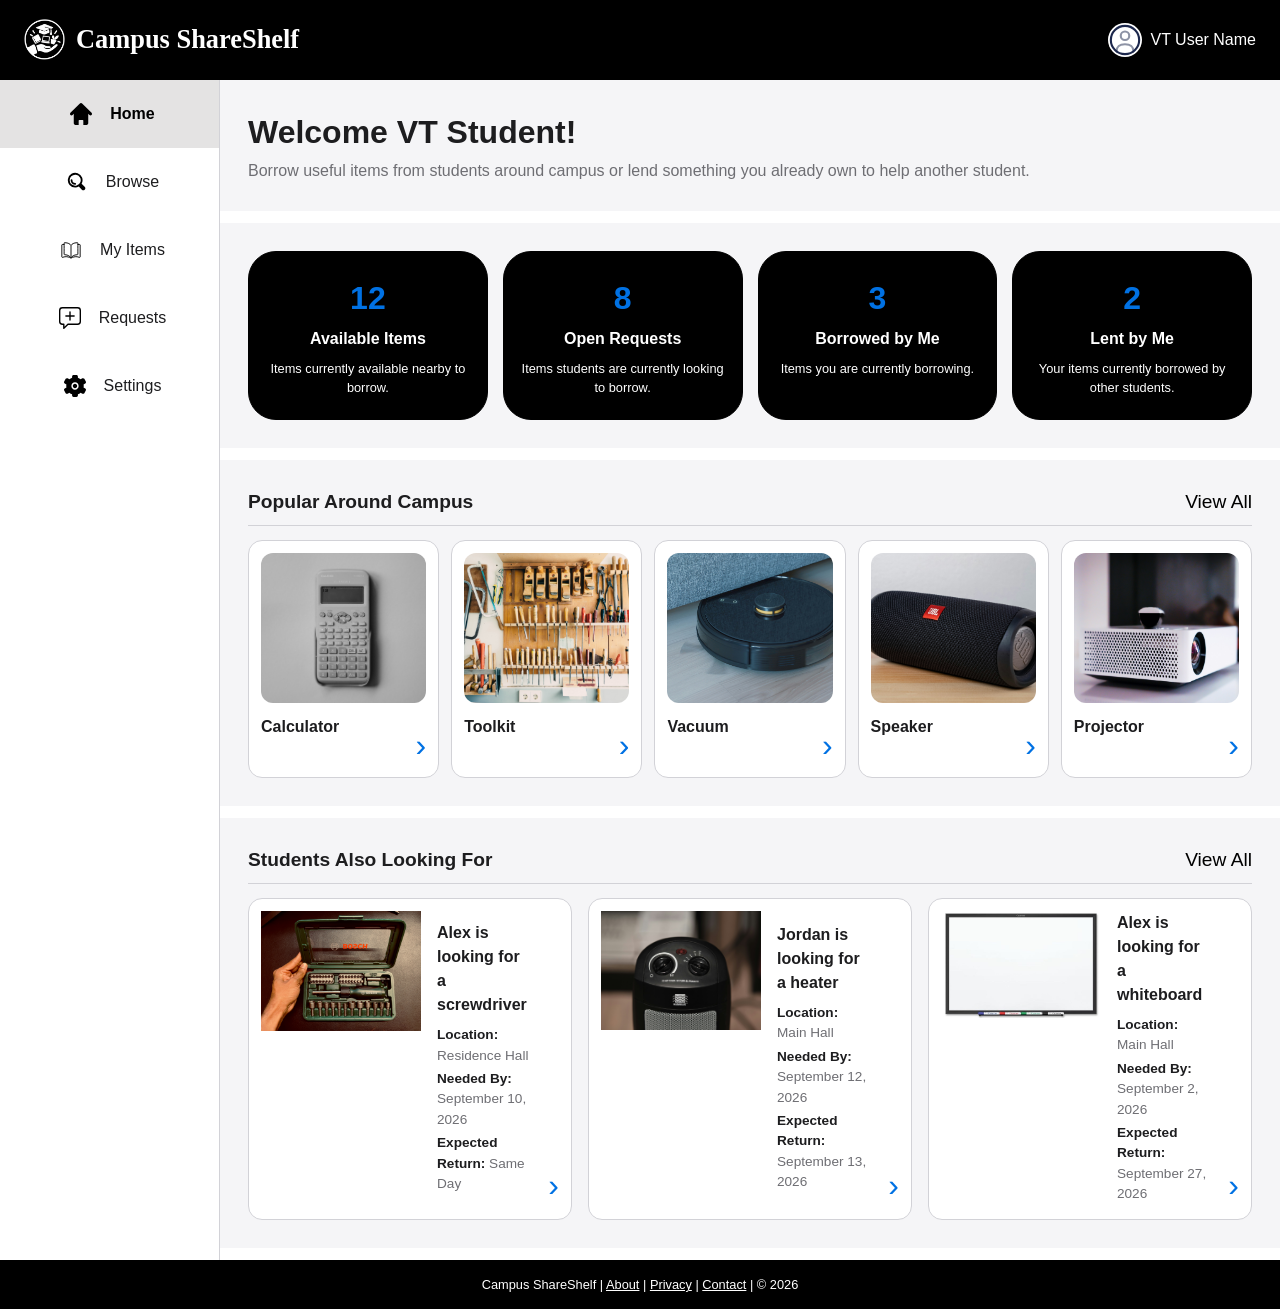
<file: Project 3/index.html>
<!DOCTYPE html>
<html lang="en">

<head>
    <meta charset="UTF-8">
    <meta name="viewport" content="width=device-width, initial-scale=1.0">

    <title>Campus ShareShelf | Home</title>

    <!-- css for this page starts at the top-->
    <link rel="stylesheet" href="styles.css">
</head>

<body>

    <!-- header of the web app -->
    <header class="site-header">

        <a class="logo" href="index.html">
            <span class="logo-icon">
                <img src="icons/logo.png" alt="app logo"> 
            </span>
            <span>Campus ShareShelf</span>
        </a>

        
        <div class="student-profile">
            <span class="profile-icon">
                <img src="icons/user.svg" alt="user profile icon">  
            </span>
            <span>VT User Name</span>
        </div>

    </header>


    <div class="page-layout">

        <!-- left navigation pane -->
        <nav class="sidebar">

            <ul>
                <li>
                    <a class="active" href="index.html">
                        <span class="navigation-icon">
                            <img src="icons/homepage.svg" alt="homepage icon">  
                        </span>
                        <span>Home</span>
                    </a>
                </li>

                <li>
                    <a href="browse.html">
                        <span class="navigation-icon">
                            <img src="icons/browse.svg" alt="browse items icon">  
                        </span>
                        <span>Browse</span>
                    </a>
                </li>

                <li>
                    <a href="my-items.html">
                        <span class="navigation-icon">
                            <img src="icons/my_items.svg" alt="my items icon">  
                        </span>
                        <span>My Items</span>
                    </a>
                </li>

                <li>
                    <a href="requests.html">
                        <span class="navigation-icon">
                            <img src="icons/requests.svg"  alt="requests icon">  
                        </span>
                        <span>Requests</span>
                    </a>
                </li>

                <li>
                    <a href="settings.html">
                        <span class="navigation-icon">
                            <img src="icons/settings.svg" alt="settings icon">  
                        </span>
                        <span>Settings</span>
                    </a>
                </li>
            </ul>

        </nav>


        <!-- main content of the homepagee-->
        <main>

            <section class="welcome-section">

                
                <h1>Welcome VT Student!</h1>

                <p>
                    Borrow useful items from students around campus or lend something
                    you already own to help another student.
                </p>

            </section>


            <!-- quick dashboard of important items for user -->
            <section class="stats-section">

                <article class="stat-card">
                    <strong>12</strong>
                    <h2>Available Items</h2>
                    <p>Items currently available nearby to borrow.</p>
                </article>

                <article class="stat-card">
                    <strong>8</strong>
                    <h2>Open Requests</h2>
                    <p>Items students are currently looking to borrow.</p>
                </article>

                <article class="stat-card">
                    <strong>3</strong>
                    <h2>Borrowed by Me</h2>
                    <p>Items you are currently borrowing.</p>
                </article>

                <article class="stat-card">
                    <strong>2</strong>
                    <h2>Lent by Me</h2>
                    <p>Your items currently borrowed by other students.</p>
                </article>

            </section>


            <!-- borrowing items section-->
            <section class="content-section">

                <div class="section-heading">
                    <h2>Popular Around Campus</h2>
                    <a href="browse.html">View All</a>
                </div>


                <div class="popular-grid">

                    <article class="item-card">

                        <!-- most of images used on this page are free from unsplash: unsplash.com -->
                        <img
                            src="images/calculator.jpg"
                            alt="Calculator available to borrow">

                        <h3>Calculator</h3>

                        <a class="borrow-arrow"  href="itemDetails.html">›</a>

                    </article>


                    <article class="item-card">

                        
                        <img
                            src="images/toolkit.jpg"
                            alt="Toolkit available to borrow">

                        <h3>Toolkit</h3>

                        <a class="borrow-arrow" href="itemDetails.html">›</a>

                    </article>


                    <article class="item-card">

                        
                        <img
                            src="images/vacuum.jpg"
                            alt="Vacuum available to borrow">

                        <h3>Vacuum</h3>

                        <a class="borrow-arrow" href="itemDetails.html">›</a>

                    </article>


                    <article class="item-card">

                        
                        <img
                            src="images/speaker.jpg"
                            alt="Portable speaker available to borrow">

                        <h3>Speaker</h3>

                        <a class="borrow-arrow" href="itemDetails.html">›</a>

                    </article>


                    <article class="item-card">

                        
                        <img
                            src="images/projector.jpg"
                            alt="Projector available to borrow">

                        <h3>Projector</h3>

                        <a class="borrow-arrow" href="itemDetails.html">›</a>

                    </article>

                </div>

            </section>


            <!-- requests from other student -->
            <section class="content-section">

                <div class="section-heading">
                    <h2>Students Also Looking For</h2>

                    <a href="requests.html">View All</a>
                </div>


                <div class="request-grid">

                    <article class="request-card">

                        <div class="request-icon">
                            <img
                            src="images/screwdriver.jpg"
                            alt="screwdriver needed">
                        </div>

                        <div class="request-info">

                            
                            <h3>Alex is looking for a screwdriver</h3>

                            <p>
                                <strong>Location:</strong>
                                Residence Hall
                            </p>

                            <p>
                                <strong>Needed By:</strong>
                                September 10, 2026
                            </p>

                            <p>
                                <strong>Expected Return:</strong>
                                Same Day
                            </p>

                        </div>

                        <a class="request-arrow" href="requests.html">›</a>

                    </article>


                    <article class="request-card">

                        <div class="request-icon" >
                            <img
                            src="images/heater.jpg"
                            alt="heater needed">
                        </div>

                        <div class="request-info">

                            <h3>Jordan is looking for a heater</h3>

                            <p>
                                <strong>Location:</strong>
                                Main Hall
                            </p>

                            <p>
                                <strong>Needed By:</strong>
                                September 12, 2026
                            </p>

                            <p>
                                <strong>Expected Return:</strong>
                                September 13, 2026
                            </p>

                        </div>

                        <a class="request-arrow" href="requests.html">›</a>

                    </article>

                    <article class="request-card">

                        <div class="request-icon" >
                            <img
                            src="images/whiteboard.jpg"
                            alt="whiteboard needed">
                        </div>

                        <div class="request-info">

                            
                            <h3>Alex is looking for a whiteboard</h3>

                            <p>
                                <strong>Location:</strong>
                                Main Hall
                            </p>

                            <p>
                                <strong>Needed By:</strong>
                                September 2, 2026
                            </p>

                            <p>
                                <strong>Expected Return:</strong>
                                September 27, 2026
                            </p>

                        </div>

                        <a class="request-arrow" href="requests.html">›</a>

                    </article>

                </div>

            </section>

        </main>

    </div>


    <!-- footer of the website -->
    <footer>

        <p>
            Campus ShareShelf |
            <a href="">About</a> |
            <a href="">Privacy</a> |
            <a href="">Contact</a> |
            &copy; 2026
        </p>

    </footer>

</body>

</html>
</file>
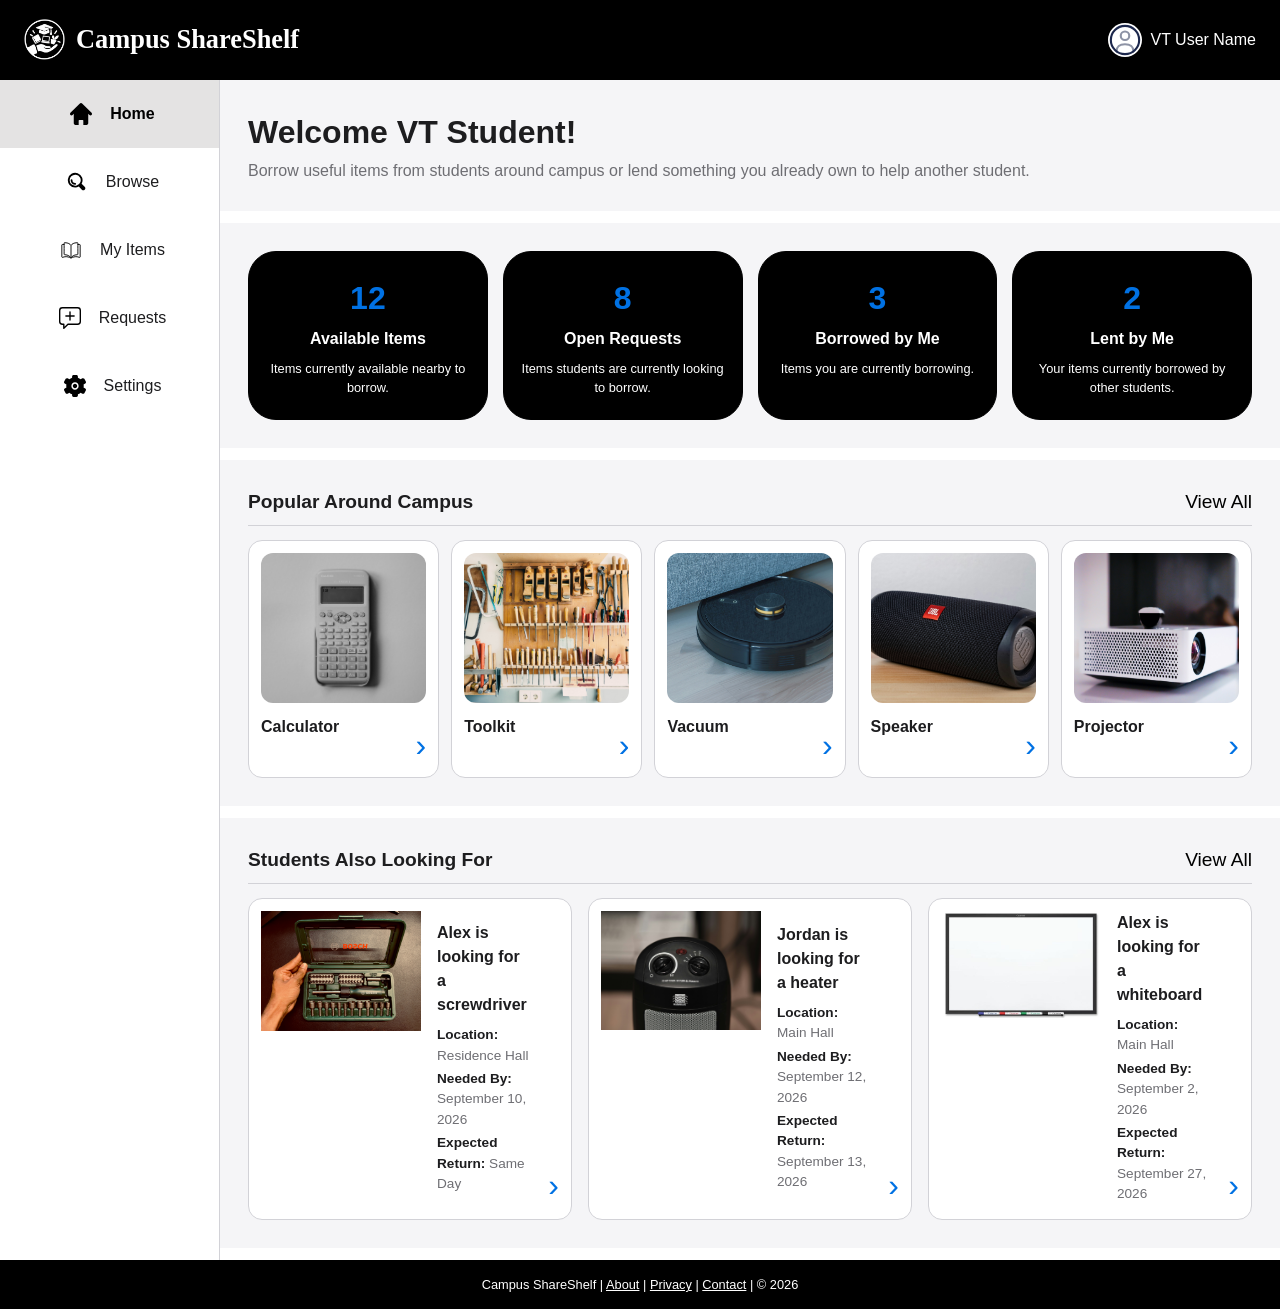
<file: project3/index.html>
<!DOCTYPE html>
<html lang="en">

<head>
    <meta charset="UTF-8">
    <meta name="viewport" content="width=device-width, initial-scale=1.0">

    <title>Campus ShareShelf | Home</title>

    <!-- css for this page starts at the top-->
    <link rel="stylesheet" href="styles.css">
</head>

<body>

    <!-- header of the web app -->
    <header class="site-header">

        <a class="logo" href="index.html">
            <span class="logo-icon">
                <img src="icons/logo.png" alt="app logo"> 
            </span>
            <span>Campus ShareShelf</span>
        </a>

        
        <div class="student-profile">
            <span class="profile-icon">
                <img src="icons/user.svg" alt="user profile icon">  
            </span>
            <span>VT User Name</span>
        </div>

    </header>


    <div class="page-layout">

        <!-- left navigation pane -->
        <nav class="sidebar">

            <ul>
                <li>
                    <a class="active" href="index.html">
                        <span class="navigation-icon">
                            <img src="icons/homepage.svg" alt="homepage icon">  
                        </span>
                        <span>Home</span>
                    </a>
                </li>

                <li>
                    <a href="browse.html">
                        <span class="navigation-icon">
                            <img src="icons/browse.svg" alt="browse items icon">  
                        </span>
                        <span>Browse</span>
                    </a>
                </li>

                <li>
                    <a href="addItem.html">
                        <span class="navigation-icon">
                            <img src="icons/my_items.svg" alt="my items icon">  
                        </span>
                        <span>My Items</span>
                    </a>
                </li>

                <li>
                    <a href="requests.html">
                        <span class="navigation-icon">
                            <img src="icons/requests.svg"  alt="requests icon">  
                        </span>
                        <span>Requests</span>
                    </a>
                </li>

                <li>
                    <a href="settings.html">
                        <span class="navigation-icon">
                            <img src="icons/settings.svg" alt="settings icon">  
                        </span>
                        <span>Settings</span>
                    </a>
                </li>
            </ul>

        </nav>


        <!-- main content of the homepagee-->
        <main>

            <section class="welcome-section">

                
                <h1>Welcome VT Student!</h1>

                <p>
                    Borrow useful items from students around campus or lend something
                    you already own to help another student.
                </p>

            </section>


            <!-- quick dashboard of important items for user -->
            <section class="stats-section">

                <article class="stat-card">
                    <strong>12</strong>
                    <h2>Available Items</h2>
                    <p>Items currently available nearby to borrow.</p>
                </article>

                <article class="stat-card">
                    <strong>8</strong>
                    <h2>Open Requests</h2>
                    <p>Items students are currently looking to borrow.</p>
                </article>

                <article class="stat-card">
                    <strong>3</strong>
                    <h2>Borrowed by Me</h2>
                    <p>Items you are currently borrowing.</p>
                </article>

                <article class="stat-card">
                    <strong>2</strong>
                    <h2>Lent by Me</h2>
                    <p>Your items currently borrowed by other students.</p>
                </article>

            </section>


            <!-- borrowing items section-->
            <section class="content-section">

                <div class="section-heading">
                    <h2>Popular Around Campus</h2>
                    <a href="browse.html">View All</a>
                </div>


                <div class="popular-grid">

                    <article class="item-card">

                        <!-- most of images used on this page are free from unsplash: unsplash.com -->
                        <img
                            src="images/calculator.jpg"
                            alt="Calculator available to borrow">

                        <h3>Calculator</h3>

                        <a class="borrow-arrow"  href="itemDetailsAlternate.html">›</a>

                    </article>


                    <article class="item-card">

                        
                        <img
                            src="images/toolkit.jpg"
                            alt="Toolkit available to borrow">

                        <h3>Toolkit</h3>

                        <a class="borrow-arrow" href="itemDetailsAlternate.html">›</a>

                    </article>


                    <article class="item-card">

                        
                        <img
                            src="images/vacuum.jpg"
                            alt="Vacuum available to borrow">

                        <h3>Vacuum</h3>

                        <a class="borrow-arrow" href="itemDetails.html">›</a>

                    </article>


                    <article class="item-card">

                        
                        <img
                            src="images/speaker.jpg"
                            alt="Portable speaker available to borrow">

                        <h3>Speaker</h3>

                        <a class="borrow-arrow" href="itemDetails.html">›</a>

                    </article>


                    <article class="item-card">

                        
                        <img
                            src="images/projector.jpg"
                            alt="Projector available to borrow">

                        <h3>Projector</h3>

                        <a class="borrow-arrow" href="itemDetails.html">›</a>

                    </article>

                </div>

            </section>


            <!-- requests from other student -->
            <section class="content-section">

                <div class="section-heading">
                    <h2>Students Also Looking For</h2>

                    <a href="requests.html">View All</a>
                </div>


                <div class="request-grid">

                    <article class="request-card">

                        <div class="request-icon">
                            <img
                            src="images/screwdriver.jpg"
                            alt="screwdriver needed">
                        </div>

                        <div class="request-info">

                            
                            <h3>Alex is looking for a screwdriver</h3>

                            <p>
                                <strong>Location:</strong>
                                Residence Hall
                            </p>

                            <p>
                                <strong>Needed By:</strong>
                                September 10, 2026
                            </p>

                            <p>
                                <strong>Expected Return:</strong>
                                Same Day
                            </p>

                        </div>

                        <a class="request-arrow" href="requests.html">›</a>

                    </article>


                    <article class="request-card">

                        <div class="request-icon" >
                            <img
                            src="images/heater.jpg"
                            alt="heater needed">
                        </div>

                        <div class="request-info">

                            <h3>Jordan is looking for a heater</h3>

                            <p>
                                <strong>Location:</strong>
                                Main Hall
                            </p>

                            <p>
                                <strong>Needed By:</strong>
                                September 12, 2026
                            </p>

                            <p>
                                <strong>Expected Return:</strong>
                                September 13, 2026
                            </p>

                        </div>

                        <a class="request-arrow" href="requests.html">›</a>

                    </article>

                    <article class="request-card">

                        <div class="request-icon" >
                            <img
                            src="images/whiteboard.jpg"
                            alt="whiteboard needed">
                        </div>

                        <div class="request-info">

                            
                            <h3>Alex is looking for a whiteboard</h3>

                            <p>
                                <strong>Location:</strong>
                                Main Hall
                            </p>

                            <p>
                                <strong>Needed By:</strong>
                                September 2, 2026
                            </p>

                            <p>
                                <strong>Expected Return:</strong>
                                September 27, 2026
                            </p>

                        </div>

                        <a class="request-arrow" href="requests.html">›</a>

                    </article>

                </div>

            </section>

        </main>

    </div>


    <!-- footer of the website -->
    <footer>

        <p>
            Campus ShareShelf |
            <a href="">About</a> |
            <a href="">Privacy</a> |
            <a href="">Contact</a> |
            &copy; 2026
        </p>

    </footer>

</body>

</html>
</file>
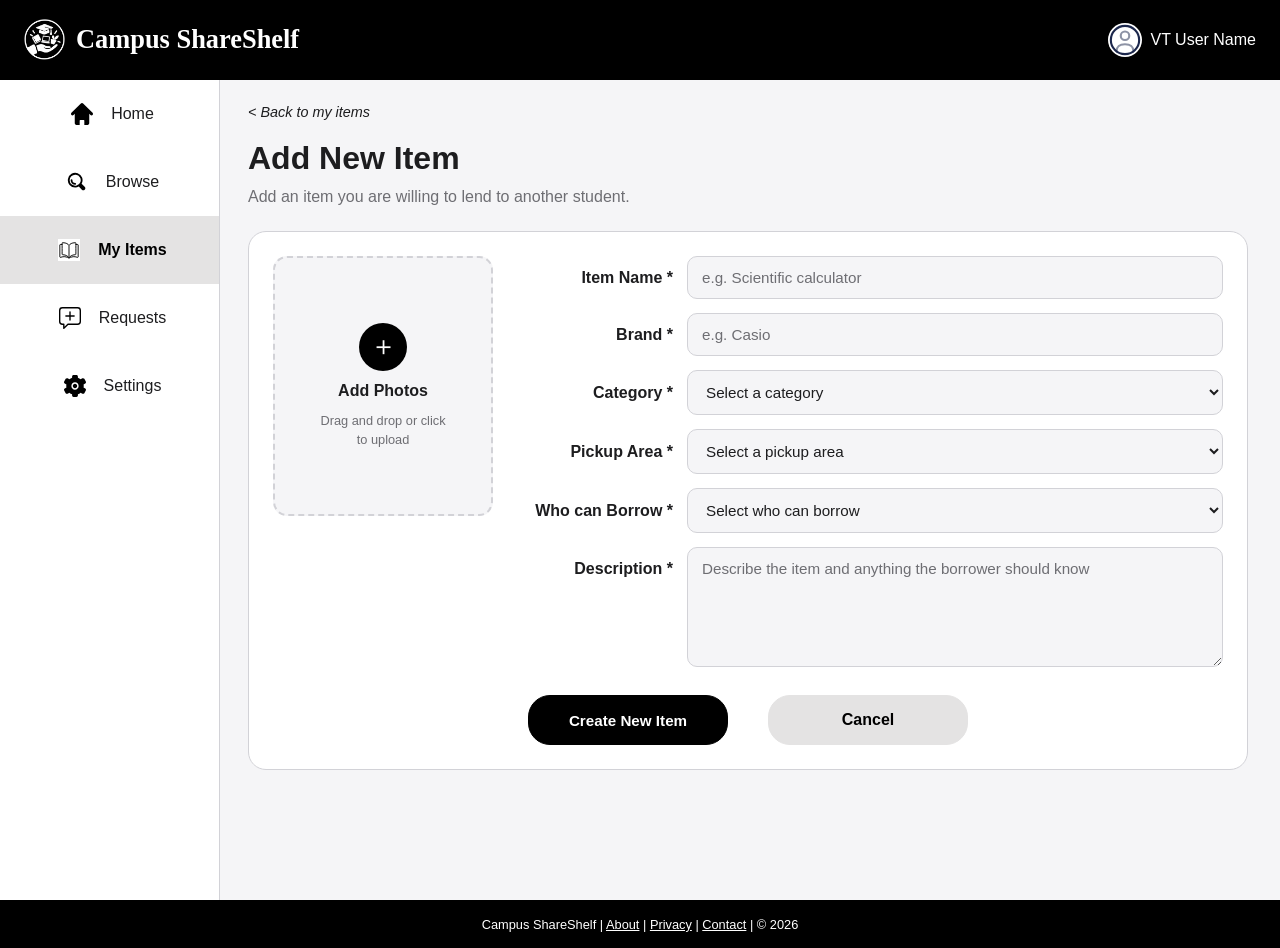
<file: Project 3/addItem.html>
<!DOCTYPE html>
<html lang="en">

<head>
    <meta charset="UTF-8">
    <meta name="viewport" content="width=device-width, initial-scale=1.0">

    <title>Campus ShareShelf | Add New Item</title>

    <!-- css for this page starts after "add item page" -->
    <link rel="stylesheet" href="styles.css">
</head>

<body>

    <!-- header of the website -->
    <header class="site-header">

        <a class="logo" href="index.html">

            <span class="logo-icon">
                <img src="icons/logo.png" alt="app logo">
            </span>

            <span>Campus ShareShelf</span>

        </a>


        <div class="student-profile">

            <span class="profile-icon">
                <img src="icons/user.svg" alt="user profile icon">
            </span>

            <span>VT User Name</span>

        </div>

    </header>


    <div class="page-layout">

        <!-- left navigation panee -->
        <nav class="sidebar">

            <ul>

                <li>
                    <a href="index.html">

                        <span class="navigation-icon">
                            <img src="icons/homepage.svg" alt="homepage icon">
                        </span>

                        <span>Home</span>

                    </a>
                </li>


                <li>
                    <a href="browse.html">

                        <span class="navigation-icon">
                            <img src="icons/browse.svg" alt="browse items icon">
                        </span>

                        <span>Browse</span>

                    </a>
                </li>


                <li>
                    <a class="active" href="my-items.html">

                        <span class="navigation-icon">
                            <img src="icons/my_items.svg" alt="my items icon">
                        </span>

                        <span>My Items</span>

                    </a>
                </li>


                <li>
                    <a href="requests.html">

                        <span class="navigation-icon">
                            <img src="icons/requests.svg" alt="requests icon">
                        </span>

                        <span>Requests</span>

                    </a>
                </li>


                <li>
                    <a href="settings.html">

                        <span class="navigation-icon">
                            <img src="icons/settings.svg" alt="settings icon">
                        </span>

                        <span>Settings</span>

                    </a>
                </li>

            </ul>

        </nav>


        <!-- add item main page -->
        <main class="add-item-main">

            <div class="add-item-back">

                <a href="my-items.html">
                    &lt; Back to my items
                </a>

            </div>


            <section class="add-item-heading">

                <h1>Add New Item</h1>

                <p>
                    Add an item you are willing to lend to another student.
                </p>

            </section>


            
            <form class="add-item-form" action="" method="post">

                
                <div class="photo-upload-area">

                    <label for="item-photo" class="photo-upload-label">

                        <span class="photo-icon">＋</span>

                        <strong>Add Photos</strong>

                        <span>
                            Drag and drop or click to upload
                        </span>

                    </label>

                    <input
                        type="file"
                        id="item-photo"
                        name="item-photo"
                        accept="image/*">

                </div>


                
                <div class="item-form-fields">

                    <div class="form-row">

                        <label for="item-name">
                            Item Name *
                        </label>

                        <input
                            type="text"
                            id="item-name"
                            name="item-name"
                            placeholder="e.g. Scientific calculator"
                            required>

                    </div>


                    <div class="form-row">

                        <label for="brand">
                            Brand *
                        </label>

                        <input
                            type="text"
                            id="brand"
                            name="brand"
                            placeholder="e.g. Casio"
                            required>

                    </div>


                    <div class="form-row">

                        <label for="item-category">
                            Category *
                        </label>

                        <select
                            id="item-category"
                            name="item-category"
                            required>

                            <option value="">
                                Select a category
                            </option>

                            <option value="electronics">
                                Electronics
                            </option>

                            <option value="tools">
                                Tools
                            </option>

                            <option value="home">
                                Home Essentials
                            </option>

                            <option value="automotive">
                                Automotive
                            </option>

                            <option value="school">
                                School Supplies
                            </option>

                        </select>

                    </div>


                    <div class="form-row">

                        <label for="pickup-area">
                            Pickup Area *
                        </label>

                        <select
                            id="pickup-area"
                            name="pickup-area"
                            required>

                            <option value="">
                                Select a pickup area
                            </option>

                            <option value="library">
                                Newman Library
                            </option>

                            <option value="main-hall">
                                Main Hall
                            </option>

                            <option value="student-center">
                                Student Center
                            </option>

                            <option value="residence-hall">
                                Residence Hall
                            </option>

                        </select>

                    </div>


                    <div class="form-row">

                        <label for="borrow-permission">
                            Who can Borrow *
                        </label>

                        <select
                            id="borrow-permission"
                            name="borrow-permission"
                            required>

                            <option value="">
                                Select who can borrow
                            </option>

                            <option value="all">
                                Any nearby college student
                            </option>

                            <option value="specific">
                                Specific students only
                            </option>

                        </select>

                    </div>


                    <div class="form-row textarea-row">

                        <label for="item-description">
                            Description *
                        </label>

                        <textarea
                            id="item-description"
                            name="item-description"
                            rows="5"
                            placeholder="Describe the item and anything the borrower should know"
                            required></textarea>

                    </div>

                </div>


                <!-- create and cancel buttons
                  -->
                <div class="add-item-actions">

                    <button
                        type="submit"
                        class="create-item-button">
                        Create New Item
                    </button>

                    <a
                        href="my-items.html"
                        class="cancel-item-button">
                        Cancel
                    </a>

                </div>

            </form>

        </main>

    </div>


    <!-- footer of website -->
    <footer>

        <p>
            Campus ShareShelf |
            <a href="">About</a> |
            <a href="">Privacy</a> |
            <a href="">Contact</a> |
            &copy; 2026
        </p>

    </footer>

    <script src="https://code.jquery.com/jquery-3.7.1.min.js"></script>

    <script src="addInteractions.js"></script>

</body>

</html>
</file>
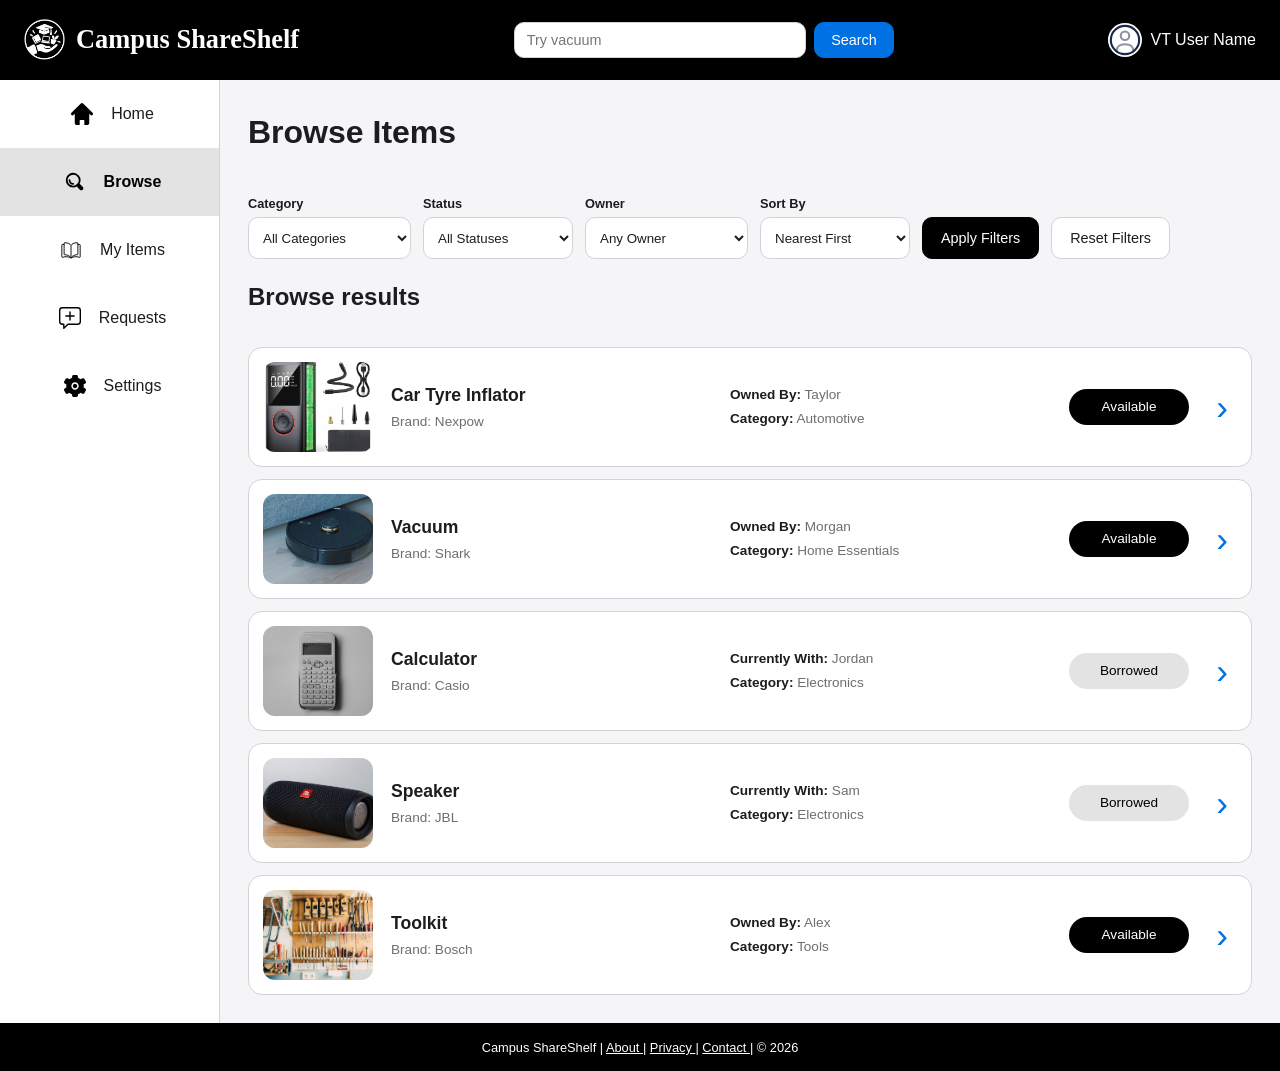
<file: Project 3/browse.html>
<!DOCTYPE html>

<html lang="en">

<head>

    <meta charset="UTF-8">

    <meta name="viewport" content="width=device-width, initial-scale=1.0">

    <title>Campus ShareShelf | Browse</title>

    <!-- css for this page starts after comment "browse item page" -->
    <link rel="stylesheet" href="styles.css">

</head>

<body>

    <!-- header of the website -->

    <header class="site-header">

        <a class="logo" href="index.html">

            <span class="logo-icon">
                <img src="icons/logo.png" alt="app logo">
            </span>

            <span>Campus ShareShelf</span>

        </a>


        <!-- search moved to header for the project 3 requirement -->

        <form class="header-search" action="searchResults.html" method="get">

            <label class="search-only" for="header-search">
                Search items
            </label>

            <input
                type="search"
                id="header-search"
                name="search"
                placeholder="Try vacuum"
                required>

            <button type="submit">
                Search
            </button>

        </form>


        <div class="student-profile">

            <span class="profile-icon">
                <img src="icons/user.svg" alt="user profile icon">
            </span>

            <span>VT User Name</span>

        </div>

    </header>


    <div class="page-layout">

        <!-- left navigation pane -->

        <nav class="sidebar">

            <ul>

                <li>

                    <a href="index.html">

                        <span class="navigation-icon">
                            <img src="icons/homepage.svg" alt="homepage icon">
                        </span>

                        <span>Home</span>

                    </a>

                </li>


                <li>

                    <a class="active" href="browse.html">

                        <span class="navigation-icon">
                            <img src="icons/browse.svg" alt="browse items icon">
                        </span>

                        <span>Browse</span>

                    </a>

                </li>


                <li>

                    <a href="my-items.html">

                        <span class="navigation-icon">
                            <img src="icons/my_items.svg" alt="my items icon">
                        </span>

                        <span>My Items</span>

                    </a>

                </li>


                <li>

                    <a href="requests.html">

                        <span class="navigation-icon">
                            <img src="icons/requests.svg" alt="requests icon">
                        </span>

                        <span>Requests</span>

                    </a>

                </li>


                <li>

                    <a href="settings.html">

                        <span class="navigation-icon">
                            <img src="icons/settings.svg" alt="settings icon">
                        </span>

                        <span>Settings</span>

                    </a>

                </li>

            </ul>

        </nav>


        <!-- browse main page -->

        <main class="browse-main">

            <section class="browse-heading">

                <h1>Browse Items</h1>

            </section>


            <!-- filters and sorting -->

            <section class="browse-tools">

                <form class="browse-form" action="" method="get">

                    <div class="filter-row">

                        <div class="filter-option">

                            <label for="category">
                                Category
                            </label>

                            <select id="category" name="category">

                                <option value="">
                                    All Categories
                                </option>

                                <option value="electronics">
                                    Electronics
                                </option>

                                <option value="tools">
                                    Tools
                                </option>

                                <option value="automotive">
                                    Automotive
                                </option>

                                <option value="home">
                                    Home Essentials
                                </option>

                                <option value="school">
                                    School Supplies
                                </option>

                            </select>

                        </div>


                        <div class="filter-option">

                            <label for="status">
                                Status
                            </label>

                            <select id="status" name="status">

                                <option value="">
                                    All Statuses
                                </option>

                                <option value="available">
                                    Available
                                </option>

                                <option value="borrowed">
                                    Borrowed
                                </option>

                            </select>

                        </div>


                        <div class="filter-option">

                            <label for="owner">
                                Owner
                            </label>

                            <select id="owner" name="owner">

                                <option value="">
                                    Any Owner
                                </option>

                                <option value="nearby">
                                    Nearby Students
                                </option>

                                <option value="verified">
                                    Verified Students
                                </option>

                            </select>

                        </div>


                        <div class="filter-option">

                            <label for="sort">
                                Sort By
                            </label>

                            <select id="sort" name="sort">

                                <option value="nearby">
                                    Nearest First
                                </option>

                                <option value="newest">
                                    Newest First
                                </option>

                                <option value="name">
                                    Item Name
                                </option>

                            </select>

                        </div>


                        <button
                            type="submit"
                            class="filter-button">

                            Apply Filters

                        </button>


                        <button
                            type="reset"
                            class="reset-button">

                            Reset Filters

                        </button>

                    </div>

                </form>

            </section>


            <!-- list of available campus items -->

            <section class="browse-results">

                <h2 class="sr-only">
                    Browse results
                </h2>


                <!-- car tyre inflator -->

                <article class="browse-item">

                    <img
                        class="browse-item-image"
                        src="images/inflator.jpg"
                        alt="Portable car tyre inflator">

                    <div class="browse-item-main">

                        <h2>
                            Car Tyre Inflator
                        </h2>

                        <p class="item-brand">
                            Brand: Nexpow
                        </p>

                    </div>


                    <div class="browse-item-details">

                        <p>
                            <strong>Owned By:</strong>
                            Taylor
                        </p>

                        <p>
                            <strong>Category:</strong>
                            Automotive
                        </p>

                    </div>


                    <span class="status available">
                        Available
                    </span>


                    <a
                        class="browse-arrow"
                        href="itemDetailsAlternate.html">

                        ›

                    </a>

                </article>


                <!-- vacuum -->

                <article class="browse-item">

                    <img
                        class="browse-item-image"
                        src="images/vacuum.jpg"
                        alt="Portable vacuum cleaner">

                    <div class="browse-item-main">

                        <h2>
                            Vacuum
                        </h2>

                        <p class="item-brand">
                            Brand: Shark
                        </p>

                    </div>


                    <div class="browse-item-details">

                        <p>
                            <strong>Owned By:</strong>
                            Morgan
                        </p>

                        <p>
                            <strong>Category:</strong>
                            Home Essentials
                        </p>

                    </div>


                    <span class="status available">
                        Available
                    </span>


                    <a
                        class="browse-arrow"
                        href="itemDetailsAlternate.html">

                        ›

                    </a>

                </article>


                <!-- calculator -->

                <article class="browse-item">

                    <img
                        class="browse-item-image"
                        src="images/calculator.jpg"
                        alt="Scientific calculator">

                    <div class="browse-item-main">

                        <h2>
                            Calculator
                        </h2>

                        <p class="item-brand">
                            Brand: Casio
                        </p>

                    </div>


                    <div class="browse-item-details">

                        <p>
                            <strong>Currently With:</strong>
                            Jordan
                        </p>

                        <p>
                            <strong>Category:</strong>
                            Electronics
                        </p>

                    </div>


                    <span class="status borrowed">
                        Borrowed
                    </span>


                    <a
                        class="browse-arrow"
                        href="itemDetail.html">

                        ›

                    </a>

                </article>


                <!-- speaker -->

                <article class="browse-item">

                    <img
                        class="browse-item-image"
                        src="images/speaker.jpg"
                        alt="Portable Bluetooth speaker">

                    <div class="browse-item-main">

                        <h2>
                            Speaker
                        </h2>

                        <p class="item-brand">
                            Brand: JBL
                        </p>

                    </div>


                    <div class="browse-item-details">

                        <p>
                            <strong>Currently With:</strong>
                            Sam
                        </p>

                        <p>
                            <strong>Category:</strong>
                            Electronics
                        </p>

                    </div>


                    <span class="status borrowed">
                        Borrowed
                    </span>


                    <a
                        class="browse-arrow"
                        href="itemDetail.html">

                        ›

                    </a>

                </article>


                <!-- toolkit -->

                <article class="browse-item">

                    <img
                        class="browse-item-image"
                        src="images/toolkit.jpg"
                        alt="Home repair toolkit">

                    <div class="browse-item-main">

                        <h2>
                            Toolkit
                        </h2>

                        <p class="item-brand">
                            Brand: Bosch
                        </p>

                    </div>


                    <div class="browse-item-details">

                        <p>
                            <strong>Owned By:</strong>
                            Alex
                        </p>

                        <p>
                            <strong>Category:</strong>
                            Tools
                        </p>

                    </div>


                    <span class="status available">
                        Available
                    </span>


                    <a
                        class="browse-arrow"
                        href="itemDetailsAlternate.html">

                        ›

                    </a>

                </article>

            </section>

        </main>

    </div>


    <!-- footer of the website -->

    <footer>

        <p>

            Campus ShareShelf |

            <a href="">
                About
            </a> |

            <a href="">
                Privacy
            </a> |

            <a href="">
                Contact
            </a> |

            &copy; 2026

        </p>

    </footer>

</body>

</html>
</file>
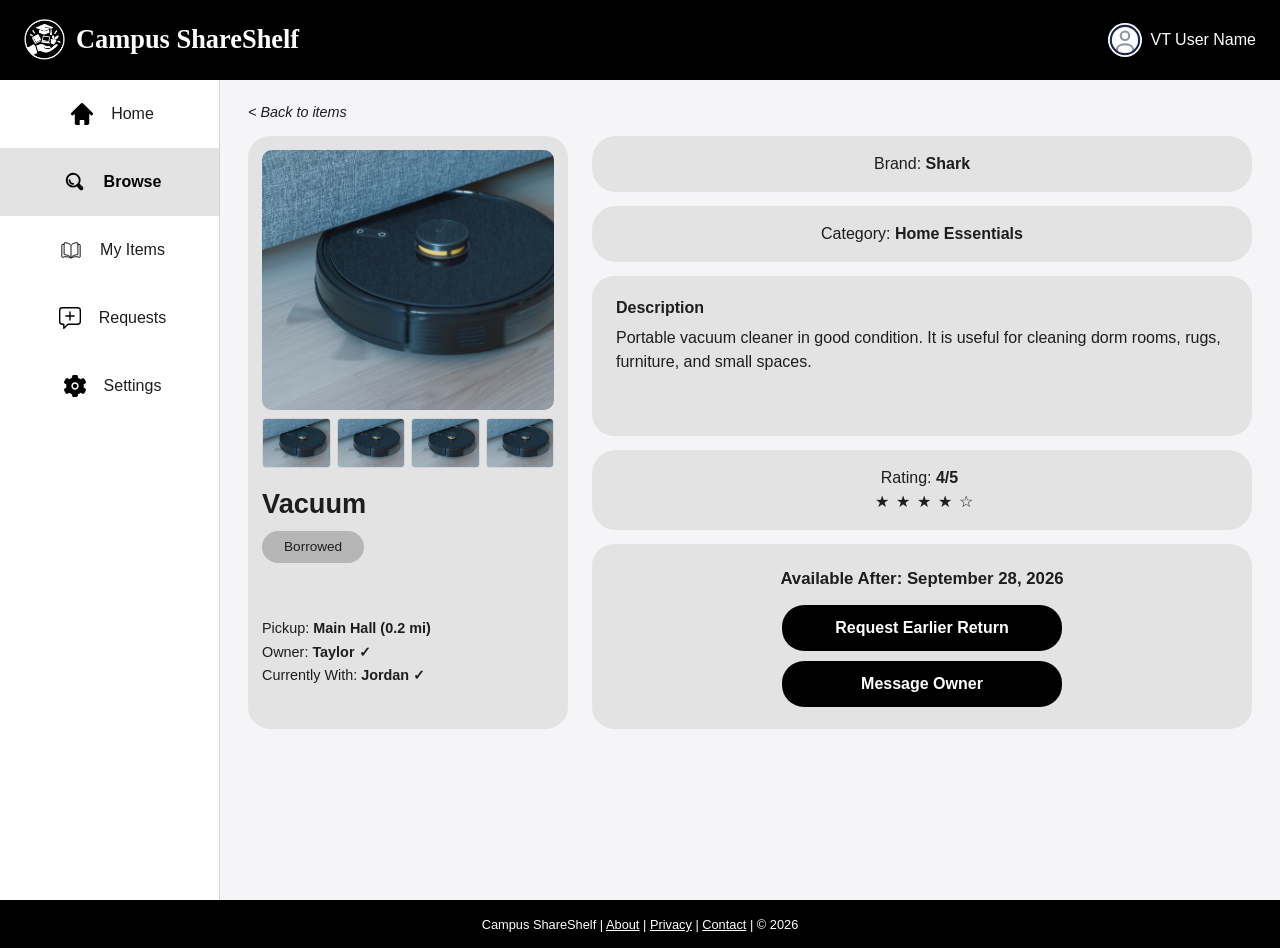
<file: Project 3/itemDetails.html>
<!DOCTYPE html>
<html lang="en">

<head>
    <meta charset="UTF-8">
    <meta name="viewport" content="width=device-width, initial-scale=1.0">

    <title>Campus ShareShelf | Item Details</title>

    <!-- css for this page starts after "item detail page" -->
    <link rel="stylesheet" href="styles.css">
</head>

<body>

    <!-- header of the website -->
    <header class="site-header">

        <a class="logo" href="index.html">

            <span class="logo-icon">
                <img src="icons/logo.png" alt="app logo">
            </span>

            <span>Campus ShareShelf</span>

        </a>


        <div class="student-profile">

            <span class="profile-icon">
                <img src="icons/user.svg" alt="user profile icon">
            </span>

            <span>VT User Name</span>

        </div>

    </header>


    <div class="page-layout">

        <!-- left navigation pane-->
        <nav class="sidebar">

            <ul>

                <li>
                    <a href="index.html">

                        <span class="navigation-icon">
                            <img src="icons/homepage.svg" alt="homepage icon">
                        </span>

                        <span>Home</span>

                    </a>
                </li>


                <li>
                    <a class="active" href="browse.html">

                        <span class="navigation-icon">
                            <img src="icons/browse.svg" alt="browse items icon">
                        </span>

                        <span>Browse</span>

                    </a>
                </li>


                <li>
                    <a href="my-items.html">

                        <span class="navigation-icon">
                            <img src="icons/my_items.svg" alt="my items icon">
                        </span>

                        <span>My Items</span>

                    </a>
                </li>


                <li>
                    <a href="requests.html">

                        <span class="navigation-icon">
                            <img src="icons/requests.svg" alt="requests icon">
                        </span>

                        <span>Requests</span>

                    </a>
                </li>


                <li>
                    <a href="settings.html">

                        <span class="navigation-icon">
                            <img src="icons/settings.svg" alt="settings icon">
                        </span>

                        <span>Settings</span>

                    </a>
                </li>

            </ul>

        </nav>


        <!-- item detail main page content-->
        <main class="item-detail-main">

            
            <div class="item-back-row">

                <a href="browse.html" class="item-back-link">
                    &lt; Back to items
                </a>

            </div>


            <section class="item-detail-layout">

                <!-- left side of the main page -->
                <article class="item-detail-left">

                    
                    <img
                        class="item-detail-image"
                        src="images/vacuum.jpg"
                        alt="Portable vacuum cleaner">


                    <!-- other images -->
                    <div class="item-thumbnails">

                        <img
                            src="images/vacuum.jpg"
                            alt="Front view of vacuum">

                        <img
                            src="images/vacuum.jpg"
                            alt="Side view of vacuum">

                        <img
                            src="images/vacuum.jpg"
                            alt="Vacuum accessories">

                        <img
                            src="images/vacuum.jpg"
                            alt="Vacuum handle">

                    </div>


                    <h1>Vacuum</h1>


                    <span class="item-detail-status">
                        Borrowed
                    </span>


                    <div class="item-owner-details">

                        <p>
                            Pickup:
                            <strong>Main Hall (0.2 mi)</strong>
                        </p>

                        <p>
                            Owner:
                            <strong>
                                Taylor 
                                <span class="verified-badge">&#10003;</span>
                            </strong>
                        </p>

                        <p>
                            Currently With:
                            <strong>
                                Jordan
                                <span class="verified-badge">&#10003;</span>
                            </strong>
                        </p>

                    </div>

                </article>


                <!-- right side of main page -->
                <div class="item-detail-right">

                    <section class="detail-pill">

                        <p>
                            Brand:
                            <strong>Shark</strong>
                        </p>

                    </section>


                    <section class="detail-pill">

                        <p>
                            Category:
                            <strong>Home Essentials</strong>
                        </p>

                    </section>


                    <section class="detail-description">

                        <h2>Description</h2>

                        <p>
                            Portable vacuum cleaner in good condition.
                            It is useful for cleaning dorm rooms, rugs,
                            furniture, and small spaces.
                        </p>

                    </section>


                    <section class="detail-pill rating-box">

                        <p>
                            Rating:
                            <strong>4/5</strong>
                            <span>
                                <div><span>★</span><span>★</span><span>★</span><span>★</span><span>&#9734;</span></div>
                            </span>
                        </p>

                    </section>


                    <section class="availability-box">

                        <h2>
                            Available After: September 28, 2026
                        </h2>


                        <a href="" class="item-detail-main-button">
                            Request Earlier Return
                        </a>


                        <a href="" class="item-detail-main-button">
                            Message Owner
                        </a>

                    </section>

                </div>

            </section>

        </main>

    </div>


    <!-- footer of the website -->
    <footer>

        <p>
            Campus ShareShelf |
            <a href="">About</a> |
            <a href="">Privacy</a> |
            <a href="">Contact</a> |
            &copy; 2026
        </p>

    </footer>

</body>

</html>
</file>
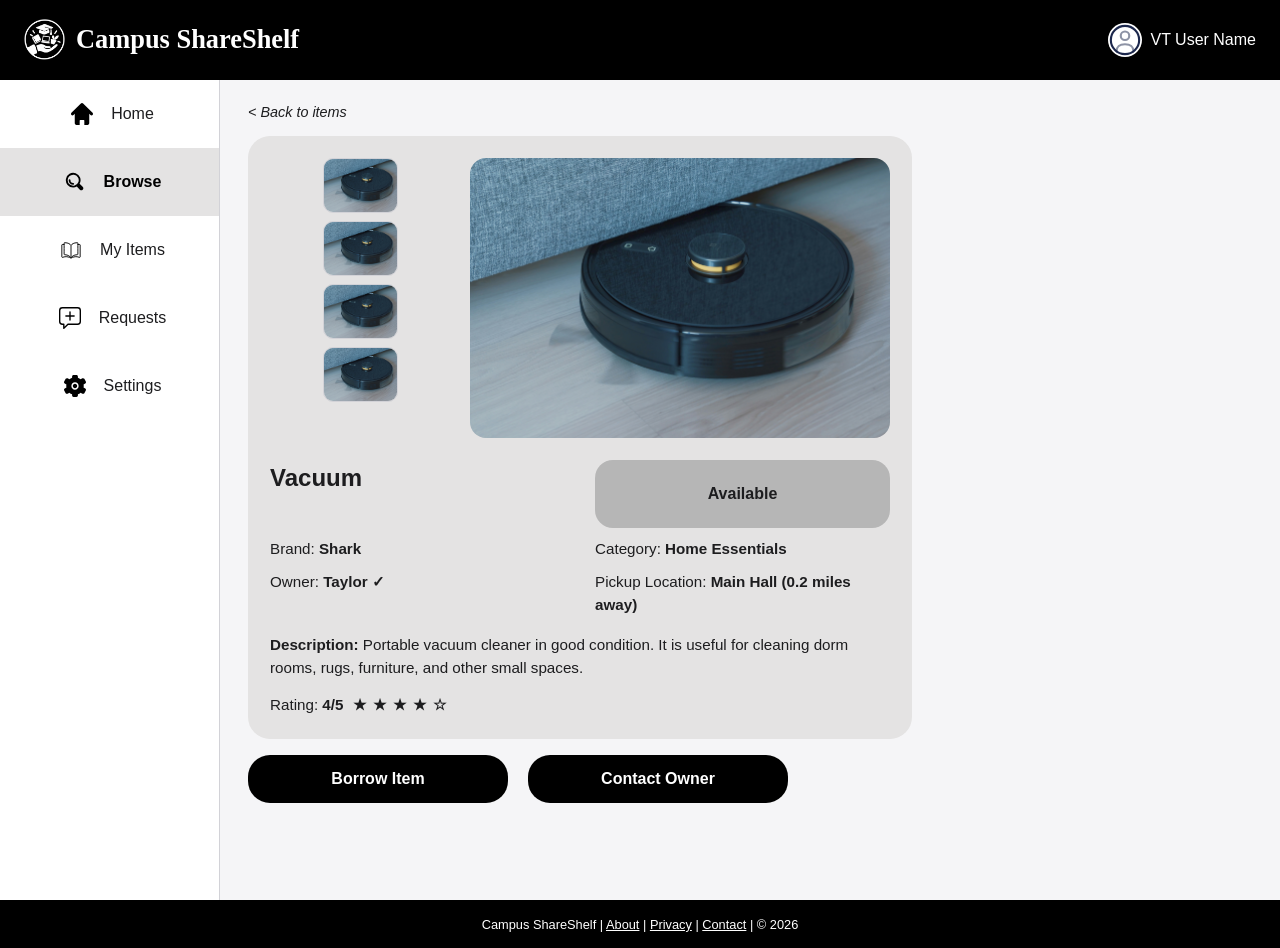
<file: Project 3/itemDetailsAlternate.html>
<!DOCTYPE html>
<html lang="en">

<head>
    <meta charset="UTF-8">
    <meta name="viewport" content="width=device-width, initial-scale=1.0">

    <title>Campus ShareShelf | Available Item</title>

    <!-- css for this page start after "alternate available item detail page" -->
    <link rel="stylesheet" href="styles.css">
</head>

<body>

    <!-- header of the website -->
    <header class="site-header">

        <a class="logo" href="index.html">

            <span class="logo-icon">
                <img src="icons/logo.png" alt="app logo">
            </span>

            <span>Campus ShareShelf</span>

        </a>


        <div class="student-profile">

            <span class="profile-icon">
                <img src="icons/user.svg" alt="user profile icon">
            </span>

            <span>VT User Name</span>

        </div>

    </header>


    <div class="page-layout">

        <!-- left navigation pane-->
        <nav class="sidebar" >

            <ul>

                <li>
                    <a href="index.html">

                        <span class="navigation-icon">
                            <img src="icons/homepage.svg" alt="homepage icon">
                        </span>

                        <span>Home</span>

                    </a>
                </li>


                <li>
                    <a class="active" href="browse.html">

                        <span class="navigation-icon">
                            <img src="icons/browse.svg" alt="browse items icon">
                        </span>

                        <span>Browse</span>

                    </a>
                </li>


                <li>
                    <a href="my-items.html">

                        <span class="navigation-icon">
                            <img src="icons/my_items.svg" alt="my items icon">
                        </span>

                        <span>My Items</span>

                    </a>
                </li>


                <li>
                    <a href="requests.html">

                        <span class="navigation-icon">
                            <img src="icons/requests.svg" alt="requests icon">
                        </span>

                        <span>Requests</span>

                    </a>
                </li>


                <li>
                    <a href="settings.html">

                        <span class="navigation-icon">
                            <img src="icons/settings.svg" alt="settings icon">
                        </span>

                        <span>Settings</span>

                    </a>
                </li>

            </ul>

        </nav>


        <!-- alternate item detail page -->
        <main class="alternate-detail-main">

            
            <div class="item-back-row">

                <a href="browse.html" class="item-back-link">
                    &lt; Back to items
                </a>

            </div>


            <!-- main item area -->
            <section class="alternate-detail-card">

                <!-- left side information -->
                <div class="alternate-left">

    
                    
                    <div class="alternate-item-thumbnails">
                        

                        <img
                            src="images/vacuum.jpg"
                            alt="Front view of vacuum">

                        <img
                            src="images/vacuum.jpg"
                            alt="Side view of vacuum">

                        <img
                            src="images/vacuum.jpg"
                            alt="Vacuum accessories">

                        <img
                            src="images/vacuum.jpg"
                            alt="Vacuum handle">

                    </div>

                    
                    

                </div>


                <!-- main image -->
                <div class="alternate-image-area">

                    <img
                        class="alternate-main-image"
                        src="images/vacuum.jpg"
                        alt="Portable vacuum available to borrow">

                </div>


                <!-- item information -->
                <div class="alternate-information">
                    <h1>Vacuum</h1>
                    
                    <span class="alternate-detail-status">
                        Available
                    </span>
                    

                    <p>
                        Brand:
                        <strong>Shark</strong>
                    </p>


                    <p>
                        Category:
                        <strong>Home Essentials</strong>
                    </p>


                    <p>
                        Owner:
                        <strong>Taylor
                            <span class="verified-badge">&#10003;</span>
                        </strong>
                    </p>


                    <p>
                        Pickup Location:
                        <strong>Main Hall (0.2 miles away)</strong>
                    </p>


                    <p class="alternate-description">

                        <strong>Description:</strong>

                        Portable vacuum cleaner in good condition.
                        It is useful for cleaning dorm rooms, rugs,
                        furniture, and other small spaces.

                    </p>


                    <p class="alternate-rating">

                        Rating:
                        <strong>4/5
                            <span>★</span><span>★</span><span>★</span><span>★</span><span>&#9734;</span>
                        </strong>
                        
                        
                        
                        

                    </p>

                </div>

            </section>


            <!-- buttons -->
            <div class="alternate-actions">

                <a href="" class="borrow-item-button">
                    Borrow Item
                </a>

                <a href="" class="contact-owner-button">
                    Contact Owner
                </a>

            </div>

        </main>

    </div>


    <!-- footer part of website -->
    <footer>

        <p>
            Campus ShareShelf |
            <a href="">About</a> |
            <a href="">Privacy</a> |
            <a href="">Contact</a> |
            &copy; 2026
        </p>

    </footer>

</body>

</html>
</file>
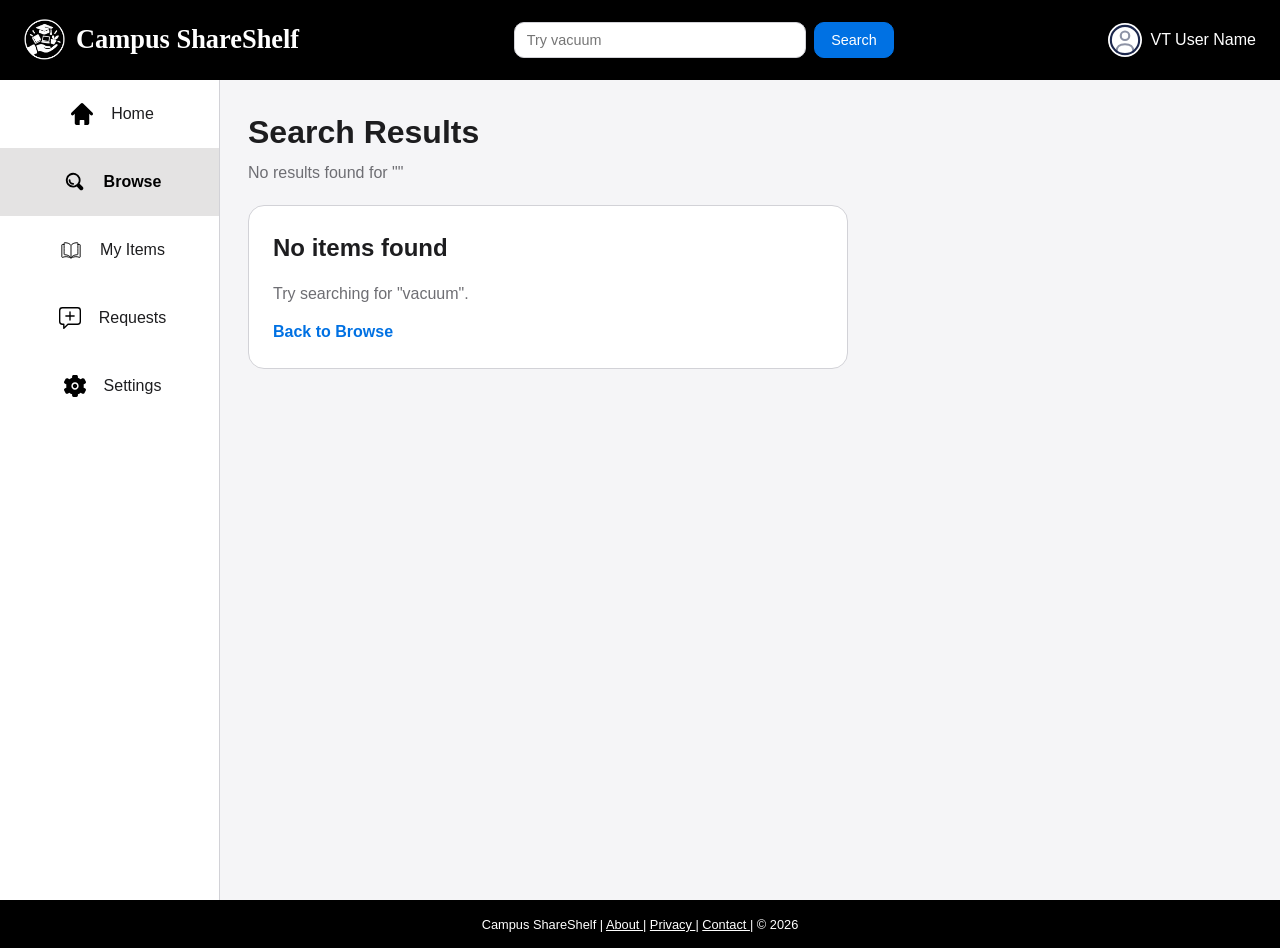
<file: Project 3/searchResults.html>
<!DOCTYPE html>

<html lang="en">

<head>

    <meta charset="UTF-8">

    <meta name="viewport" content="width=device-width, initial-scale=1.0">

    <title>Campus ShareShelf | Search Results</title>

    <link rel="stylesheet" href="styles.css">

</head>

<body>

    <!-- header of the website -->

    <header class="site-header">

        <a class="logo" href="index.html">

            <span class="logo-icon">
                <img src="icons/logo.png" alt="app logo">
            </span>

            <span>Campus ShareShelf</span>

        </a>


        <!-- search fornm in the header for the project 3-->

        <form class="header-search" action="searchResults.html" method="get">

            <label class="search-only" for="header-search">
                Search items
            </label>

            <input
                type="search"
                id="header-search"
                name="search"
                placeholder="Try vacuum"
                required>

            <button type="submit">
                Search
            </button>

        </form>


        <div class="student-profile">

            <span class="profile-icon">
                <img src="icons/user.svg" alt="user profile icon">
            </span>

            <span>VT User Name</span>

        </div>

    </header>


    <div class="page-layout">

        <!-- left navigation pane -->

        <nav class="sidebar">

            <ul>

                <li>

                    <a href="index.html">

                        <span class="navigation-icon">
                            <img src="icons/homepage.svg" alt="homepage icon">
                        </span>

                        <span>Home</span>

                    </a>

                </li>


                <li>

                    <a class="active" href="browse.html">

                        <span class="navigation-icon">
                            <img src="icons/browse.svg" alt="browse items icon">
                        </span>

                        <span>Browse</span>

                    </a>

                </li>


                <li>

                    <a href="my-items.html">

                        <span class="navigation-icon">
                            <img src="icons/my_items.svg" alt="my items icon">
                        </span>

                        <span>My Items</span>

                    </a>

                </li>


                <li>

                    <a href="requests.html">

                        <span class="navigation-icon">
                            <img src="icons/requests.svg" alt="requests icon">
                        </span>

                        <span>Requests</span>

                    </a>

                </li>


                <li>

                    <a href="settings.html">

                        <span class="navigation-icon">
                            <img src="icons/settings.svg" alt="settings icon">
                        </span>

                        <span>Settings</span>

                    </a>

                </li>

            </ul>

        </nav>


        <!-- search results main page -->

        <main class="search-results-main">

            <section class="search-results-heading">

                <h1>Search Results</h1>

                <p id="search-message">
                    Search results will appear here
                </p>

            </section>


            <!-- javascript to add the results of the search -->

            <section id="search-results">

            </section>

        </main>

    </div>


    <!-- footer of the website-->

    <footer>

        <p>

            Campus ShareShelf |

            <a href="">
                About
            </a> |

            <a href="">
                Privacy
            </a> |

            <a href="">
                Contact
            </a> |

            &copy; 2026

        </p>

    </footer>

    <script src="https://code.jquery.com/jquery-3.7.1.min.js"></script>

    <script src="searchScript.js"></script>

</body>

</html>
</file>
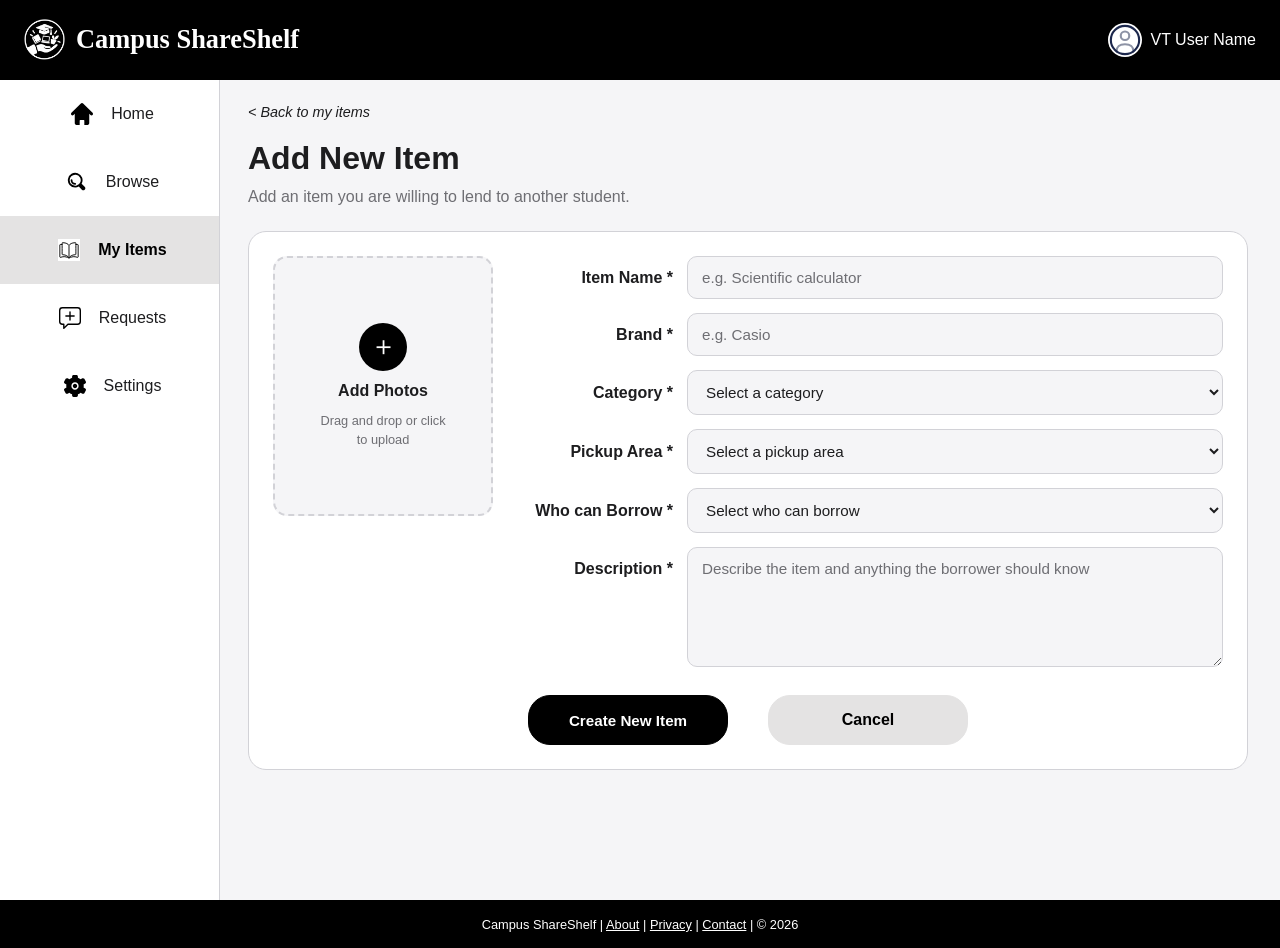
<file: project3/addItem.html>
<!DOCTYPE html>
<html lang="en">

<head>
    <meta charset="UTF-8">
    <meta name="viewport" content="width=device-width, initial-scale=1.0">

    <title>Campus ShareShelf | Add New Item</title>

    <!-- css for this page starts after "add item page" -->
    <link rel="stylesheet" href="styles.css">
</head>

<body>

    <!-- header of the website -->
    <header class="site-header">

        <a class="logo" href="index.html">

            <span class="logo-icon">
                <img src="icons/logo.png" alt="app logo">
            </span>

            <span>Campus ShareShelf</span>

        </a>


        <div class="student-profile">

            <span class="profile-icon">
                <img src="icons/user.svg" alt="user profile icon">
            </span>

            <span>VT User Name</span>

        </div>

    </header>


    <div class="page-layout">

        <!-- left navigation panee -->
        <nav class="sidebar">

            <ul>

                <li>
                    <a href="index.html">

                        <span class="navigation-icon">
                            <img src="icons/homepage.svg" alt="homepage icon">
                        </span>

                        <span>Home</span>

                    </a>
                </li>


                <li>
                    <a href="browse.html">

                        <span class="navigation-icon">
                            <img src="icons/browse.svg" alt="browse items icon">
                        </span>

                        <span>Browse</span>

                    </a>
                </li>


                <li>
                    <a class="active" href="addItem.html">

                        <span class="navigation-icon">
                            <img src="icons/my_items.svg" alt="my items icon">
                        </span>

                        <span>My Items</span>

                    </a>
                </li>


                <li>
                    <a href="requests.html">

                        <span class="navigation-icon">
                            <img src="icons/requests.svg" alt="requests icon">
                        </span>

                        <span>Requests</span>

                    </a>
                </li>


                <li>
                    <a href="settings.html">

                        <span class="navigation-icon">
                            <img src="icons/settings.svg" alt="settings icon">
                        </span>

                        <span>Settings</span>

                    </a>
                </li>

            </ul>

        </nav>


        <!-- add item main page -->
        <main class="add-item-main">

            <div class="add-item-back">

                <a href="my-items.html">
                    &lt; Back to my items
                </a>

            </div>


            <section class="add-item-heading">

                <h1>Add New Item</h1>

                <p>
                    Add an item you are willing to lend to another student.
                </p>

            </section>


            
            <form class="add-item-form" action="" method="post">

                
                <div class="photo-upload-area">

                    <label for="item-photo" class="photo-upload-label">

                        <span class="photo-icon">＋</span>

                        <strong>Add Photos</strong>

                        <span>
                            Drag and drop or click to upload
                        </span>

                    </label>

                    <input
                        type="file"
                        id="item-photo"
                        name="item-photo"
                        accept="image/*">

                </div>


                
                <div class="item-form-fields">

                    <div class="form-row">

                        <label for="item-name">
                            Item Name *
                        </label>

                        <input
                            type="text"
                            id="item-name"
                            name="item-name"
                            placeholder="e.g. Scientific calculator"
                            required>

                    </div>


                    <div class="form-row">

                        <label for="brand">
                            Brand *
                        </label>

                        <input
                            type="text"
                            id="brand"
                            name="brand"
                            placeholder="e.g. Casio"
                            required>

                    </div>


                    <div class="form-row">

                        <label for="item-category">
                            Category *
                        </label>

                        <select
                            id="item-category"
                            name="item-category"
                            required>

                            <option value="">
                                Select a category
                            </option>

                            <option value="electronics">
                                Electronics
                            </option>

                            <option value="tools">
                                Tools
                            </option>

                            <option value="home">
                                Home Essentials
                            </option>

                            <option value="automotive">
                                Automotive
                            </option>

                            <option value="school">
                                School Supplies
                            </option>

                        </select>

                    </div>


                    <div class="form-row">

                        <label for="pickup-area">
                            Pickup Area *
                        </label>

                        <select
                            id="pickup-area"
                            name="pickup-area"
                            required>

                            <option value="">
                                Select a pickup area
                            </option>

                            <option value="library">
                                Newman Library
                            </option>

                            <option value="main-hall">
                                Main Hall
                            </option>

                            <option value="student-center">
                                Student Center
                            </option>

                            <option value="residence-hall">
                                Residence Hall
                            </option>

                        </select>

                    </div>


                    <div class="form-row">

                        <label for="borrow-permission">
                            Who can Borrow *
                        </label>

                        <select
                            id="borrow-permission"
                            name="borrow-permission"
                            required>

                            <option value="">
                                Select who can borrow
                            </option>

                            <option value="all">
                                Any nearby college student
                            </option>

                            <option value="specific">
                                Specific students only
                            </option>

                        </select>

                    </div>


                    <div class="form-row textarea-row">

                        <label for="item-description">
                            Description *
                        </label>

                        <textarea
                            id="item-description"
                            name="item-description"
                            rows="5"
                            placeholder="Describe the item and anything the borrower should know"
                            required></textarea>

                    </div>

                </div>


                <!-- create and cancel buttons
                  -->
                <div class="add-item-actions">

                    <button
                        type="submit"
                        class="create-item-button">
                        Create New Item
                    </button>

                    <a
                        href="my-items.html"
                        class="cancel-item-button">
                        Cancel
                    </a>

                </div>

            </form>

        </main>

    </div>


    <!-- footer of website -->
    <footer>

        <p>
            Campus ShareShelf |
            <a href="">About</a> |
            <a href="">Privacy</a> |
            <a href="">Contact</a> |
            &copy; 2026
        </p>

    </footer>

    <script src="https://code.jquery.com/jquery-3.7.1.min.js"></script>

    <script src="addInteractions.js"></script>

</body>

</html>
</file>
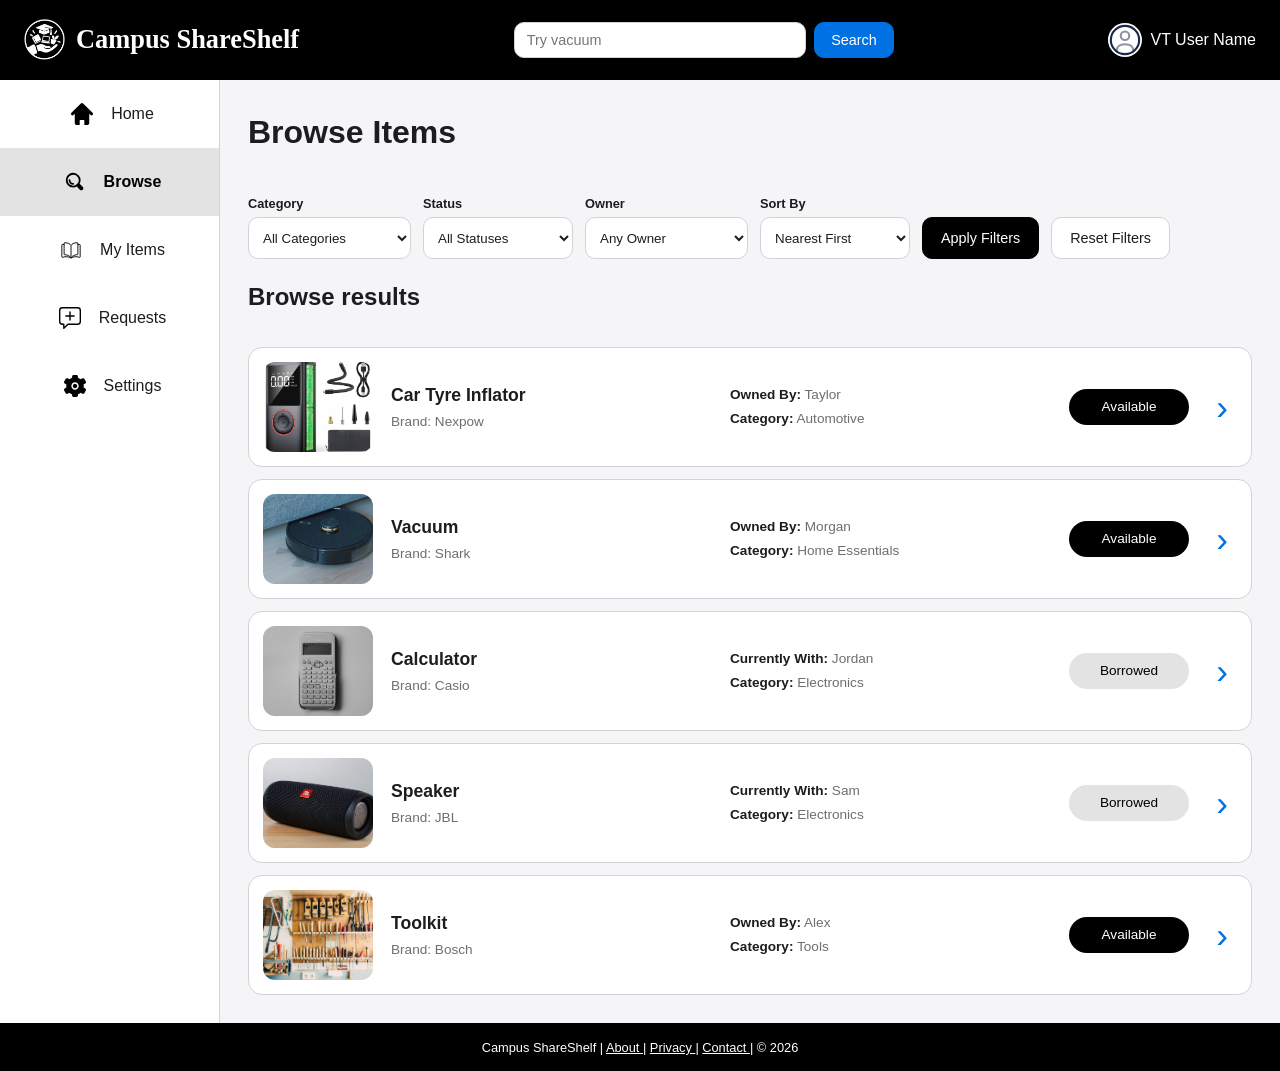
<file: project3/browse.html>
<!DOCTYPE html>

<html lang="en">

<head>

    <meta charset="UTF-8">

    <meta name="viewport" content="width=device-width, initial-scale=1.0">

    <title>Campus ShareShelf | Browse</title>

    <!-- css for this page starts after comment "browse item page" -->
    <link rel="stylesheet" href="styles.css">

</head>

<body>

    <!-- header of the website -->

    <header class="site-header">

        <a class="logo" href="index.html">

            <span class="logo-icon">
                <img src="icons/logo.png" alt="app logo">
            </span>

            <span>Campus ShareShelf</span>

        </a>


        <!-- search moved to header for the project 3 requirement -->

        <form class="header-search" action="searchResults.html" method="get">

            <label class="search-only" for="header-search">
                Search items
            </label>

            <input
                type="search"
                id="header-search"
                name="search"
                placeholder="Try vacuum"
                required>

            <button type="submit">
                Search
            </button>

        </form>


        <div class="student-profile">

            <span class="profile-icon">
                <img src="icons/user.svg" alt="user profile icon">
            </span>

            <span>VT User Name</span>

        </div>

    </header>


    <div class="page-layout">

        <!-- left navigation pane -->

        <nav class="sidebar">

            <ul>

                <li>

                    <a href="index.html">

                        <span class="navigation-icon">
                            <img src="icons/homepage.svg" alt="homepage icon">
                        </span>

                        <span>Home</span>

                    </a>

                </li>


                <li>

                    <a class="active" href="browse.html">

                        <span class="navigation-icon">
                            <img src="icons/browse.svg" alt="browse items icon">
                        </span>

                        <span>Browse</span>

                    </a>

                </li>


                <li>

                    <a href="addItem.html">

                        <span class="navigation-icon">
                            <img src="icons/my_items.svg" alt="my items icon">
                        </span>

                        <span>My Items</span>

                    </a>

                </li>


                <li>

                    <a href="requests.html">

                        <span class="navigation-icon">
                            <img src="icons/requests.svg" alt="requests icon">
                        </span>

                        <span>Requests</span>

                    </a>

                </li>


                <li>

                    <a href="settings.html">

                        <span class="navigation-icon">
                            <img src="icons/settings.svg" alt="settings icon">
                        </span>

                        <span>Settings</span>

                    </a>

                </li>

            </ul>

        </nav>


        <!-- browse main page -->

        <main class="browse-main">

            <section class="browse-heading">

                <h1>Browse Items</h1>

            </section>


            <!-- filters and sorting -->

            <section class="browse-tools">

                <form class="browse-form" action="" method="get">

                    <div class="filter-row">

                        <div class="filter-option">

                            <label for="category">
                                Category
                            </label>

                            <select id="category" name="category">

                                <option value="">
                                    All Categories
                                </option>

                                <option value="electronics">
                                    Electronics
                                </option>

                                <option value="tools">
                                    Tools
                                </option>

                                <option value="automotive">
                                    Automotive
                                </option>

                                <option value="home">
                                    Home Essentials
                                </option>

                                <option value="school">
                                    School Supplies
                                </option>

                            </select>

                        </div>


                        <div class="filter-option">

                            <label for="status">
                                Status
                            </label>

                            <select id="status" name="status">

                                <option value="">
                                    All Statuses
                                </option>

                                <option value="available">
                                    Available
                                </option>

                                <option value="borrowed">
                                    Borrowed
                                </option>

                            </select>

                        </div>


                        <div class="filter-option">

                            <label for="owner">
                                Owner
                            </label>

                            <select id="owner" name="owner">

                                <option value="">
                                    Any Owner
                                </option>

                                <option value="nearby">
                                    Nearby Students
                                </option>

                                <option value="verified">
                                    Verified Students
                                </option>

                            </select>

                        </div>


                        <div class="filter-option">

                            <label for="sort">
                                Sort By
                            </label>

                            <select id="sort" name="sort">

                                <option value="nearby">
                                    Nearest First
                                </option>

                                <option value="newest">
                                    Newest First
                                </option>

                                <option value="name">
                                    Item Name
                                </option>

                            </select>

                        </div>


                        <button
                            type="submit"
                            class="filter-button">

                            Apply Filters

                        </button>


                        <button
                            type="reset"
                            class="reset-button">

                            Reset Filters

                        </button>

                    </div>

                </form>

            </section>


            <!-- list of available campus items -->

            <section class="browse-results">

                <h2 class="sr-only">
                    Browse results
                </h2>


                <!-- car tyre inflator -->

                <article class="browse-item">

                    <img
                        class="browse-item-image"
                        src="images/inflator.jpg"
                        alt="Portable car tyre inflator">

                    <div class="browse-item-main">

                        <h2>
                            Car Tyre Inflator
                        </h2>

                        <p class="item-brand">
                            Brand: Nexpow
                        </p>

                    </div>


                    <div class="browse-item-details">

                        <p>
                            <strong>Owned By:</strong>
                            Taylor
                        </p>

                        <p>
                            <strong>Category:</strong>
                            Automotive
                        </p>

                    </div>


                    <span class="status available">
                        Available
                    </span>


                    <a
                        class="browse-arrow"
                        href="itemDetailsAlternate.html">

                        ›

                    </a>

                </article>


                <!-- vacuum -->

                <article class="browse-item">

                    <img
                        class="browse-item-image"
                        src="images/vacuum.jpg"
                        alt="Portable vacuum cleaner">

                    <div class="browse-item-main">

                        <h2>
                            Vacuum
                        </h2>

                        <p class="item-brand">
                            Brand: Shark
                        </p>

                    </div>


                    <div class="browse-item-details">

                        <p>
                            <strong>Owned By:</strong>
                            Morgan
                        </p>

                        <p>
                            <strong>Category:</strong>
                            Home Essentials
                        </p>

                    </div>


                    <span class="status available">
                        Available
                    </span>


                    <a
                        class="browse-arrow"
                        href="itemDetailsAlternate.html">

                        ›

                    </a>

                </article>


                <!-- calculator -->

                <article class="browse-item">

                    <img
                        class="browse-item-image"
                        src="images/calculator.jpg"
                        alt="Scientific calculator">

                    <div class="browse-item-main">

                        <h2>
                            Calculator
                        </h2>

                        <p class="item-brand">
                            Brand: Casio
                        </p>

                    </div>


                    <div class="browse-item-details">

                        <p>
                            <strong>Currently With:</strong>
                            Jordan
                        </p>

                        <p>
                            <strong>Category:</strong>
                            Electronics
                        </p>

                    </div>


                    <span class="status borrowed">
                        Borrowed
                    </span>


                    <a
                        class="browse-arrow"
                        href="itemDetails.html">

                        ›

                    </a>

                </article>


                <!-- speaker -->

                <article class="browse-item">

                    <img
                        class="browse-item-image"
                        src="images/speaker.jpg"
                        alt="Portable Bluetooth speaker">

                    <div class="browse-item-main">

                        <h2>
                            Speaker
                        </h2>

                        <p class="item-brand">
                            Brand: JBL
                        </p>

                    </div>


                    <div class="browse-item-details">

                        <p>
                            <strong>Currently With:</strong>
                            Sam
                        </p>

                        <p>
                            <strong>Category:</strong>
                            Electronics
                        </p>

                    </div>


                    <span class="status borrowed">
                        Borrowed
                    </span>


                    <a
                        class="browse-arrow"
                        href="itemDetails.html">

                        ›

                    </a>

                </article>


                <!-- toolkit -->

                <article class="browse-item">

                    <img
                        class="browse-item-image"
                        src="images/toolkit.jpg"
                        alt="Home repair toolkit">

                    <div class="browse-item-main">

                        <h2>
                            Toolkit
                        </h2>

                        <p class="item-brand">
                            Brand: Bosch
                        </p>

                    </div>


                    <div class="browse-item-details">

                        <p>
                            <strong>Owned By:</strong>
                            Alex
                        </p>

                        <p>
                            <strong>Category:</strong>
                            Tools
                        </p>

                    </div>


                    <span class="status available">
                        Available
                    </span>


                    <a
                        class="browse-arrow"
                        href="itemDetailsAlternate.html">

                        ›

                    </a>

                </article>

            </section>

        </main>

    </div>


    <!-- footer of the website -->

    <footer>

        <p>

            Campus ShareShelf |

            <a href="">
                About
            </a> |

            <a href="">
                Privacy
            </a> |

            <a href="">
                Contact
            </a> |

            &copy; 2026

        </p>

    </footer>

</body>

</html>
</file>
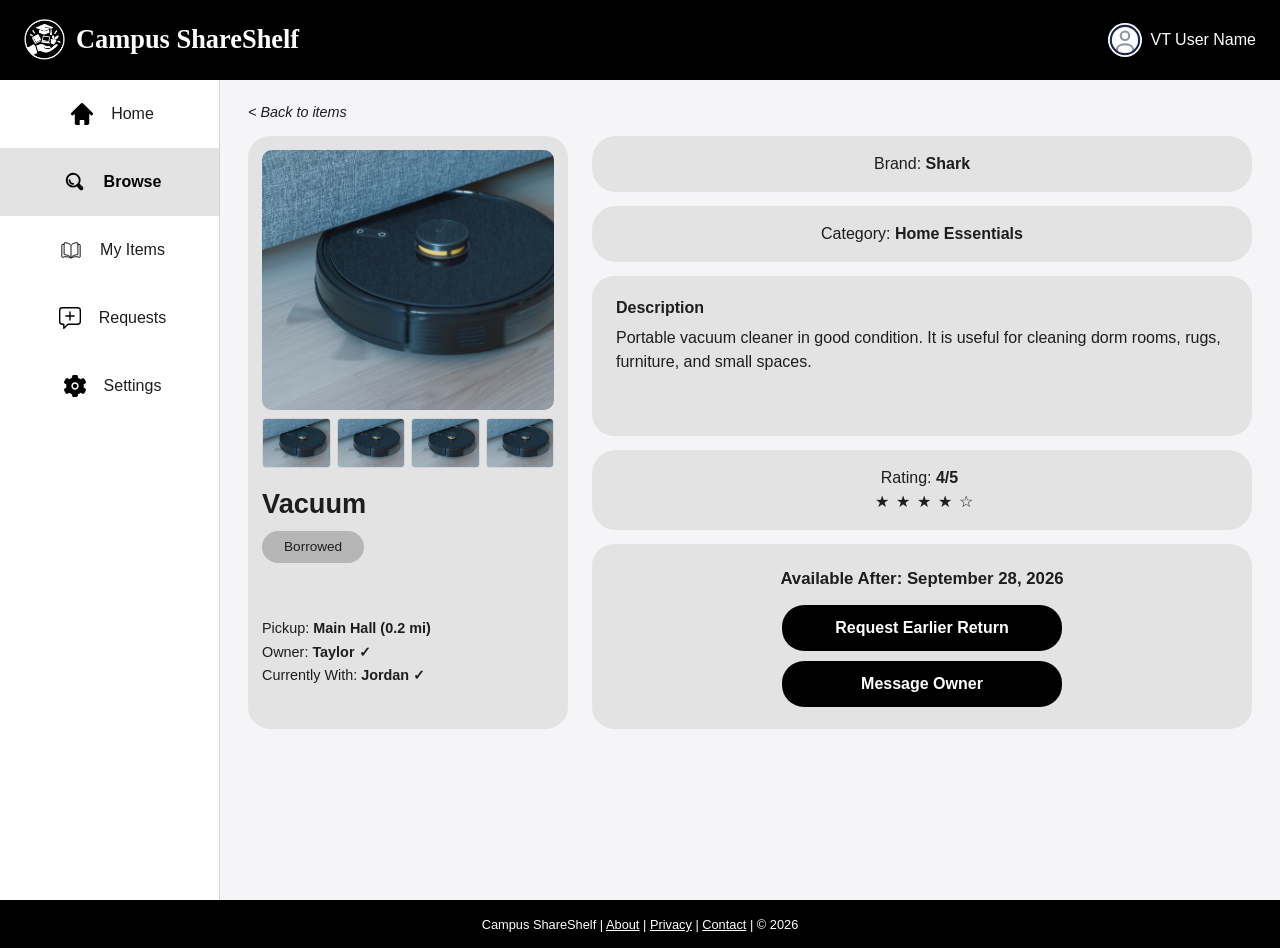
<file: project3/itemDetails.html>
<!DOCTYPE html>
<html lang="en">

<head>
    <meta charset="UTF-8">
    <meta name="viewport" content="width=device-width, initial-scale=1.0">

    <title>Campus ShareShelf | Item Details</title>

    <!-- css for this page starts after "item detail page" -->
    <link rel="stylesheet" href="styles.css">
</head>

<body>

    <!-- header of the website -->
    <header class="site-header">

        <a class="logo" href="index.html">

            <span class="logo-icon">
                <img src="icons/logo.png" alt="app logo">
            </span>

            <span>Campus ShareShelf</span>

        </a>


        <div class="student-profile">

            <span class="profile-icon">
                <img src="icons/user.svg" alt="user profile icon">
            </span>

            <span>VT User Name</span>

        </div>

    </header>


    <div class="page-layout">

        <!-- left navigation pane-->
        <nav class="sidebar">

            <ul>

                <li>
                    <a href="index.html">

                        <span class="navigation-icon">
                            <img src="icons/homepage.svg" alt="homepage icon">
                        </span>

                        <span>Home</span>

                    </a>
                </li>


                <li>
                    <a class="active" href="browse.html">

                        <span class="navigation-icon">
                            <img src="icons/browse.svg" alt="browse items icon">
                        </span>

                        <span>Browse</span>

                    </a>
                </li>


                <li>
                    <a href="addItem.html">

                        <span class="navigation-icon">
                            <img src="icons/my_items.svg" alt="my items icon">
                        </span>

                        <span>My Items</span>

                    </a>
                </li>


                <li>
                    <a href="requests.html">

                        <span class="navigation-icon">
                            <img src="icons/requests.svg" alt="requests icon">
                        </span>

                        <span>Requests</span>

                    </a>
                </li>


                <li>
                    <a href="settings.html">

                        <span class="navigation-icon">
                            <img src="icons/settings.svg" alt="settings icon">
                        </span>

                        <span>Settings</span>

                    </a>
                </li>

            </ul>

        </nav>


        <!-- item detail main page content-->
        <main class="item-detail-main">

            
            <div class="item-back-row">

                <a href="browse.html" class="item-back-link">
                    &lt; Back to items
                </a>

            </div>


            <section class="item-detail-layout">

                <!-- left side of the main page -->
                <article class="item-detail-left">

                    
                    <img
                        class="item-detail-image"
                        src="images/vacuum.jpg"
                        alt="Portable vacuum cleaner">


                    <!-- other images -->
                    <div class="item-thumbnails">

                        <img
                            src="images/vacuum.jpg"
                            alt="Front view of vacuum">

                        <img
                            src="images/vacuum.jpg"
                            alt="Side view of vacuum">

                        <img
                            src="images/vacuum.jpg"
                            alt="Vacuum accessories">

                        <img
                            src="images/vacuum.jpg"
                            alt="Vacuum handle">

                    </div>


                    <h1>Vacuum</h1>


                    <span class="item-detail-status">
                        Borrowed
                    </span>


                    <div class="item-owner-details">

                        <p>
                            Pickup:
                            <strong>Main Hall (0.2 mi)</strong>
                        </p>

                        <p>
                            Owner:
                            <strong>
                                Taylor 
                                <span class="verified-badge">&#10003;</span>
                            </strong>
                        </p>

                        <p>
                            Currently With:
                            <strong>
                                Jordan
                                <span class="verified-badge">&#10003;</span>
                            </strong>
                        </p>

                    </div>

                </article>


                <!-- right side of main page -->
                <div class="item-detail-right">

                    <section class="detail-pill">

                        <p>
                            Brand:
                            <strong>Shark</strong>
                        </p>

                    </section>


                    <section class="detail-pill">

                        <p>
                            Category:
                            <strong>Home Essentials</strong>
                        </p>

                    </section>


                    <section class="detail-description">

                        <h2>Description</h2>

                        <p>
                            Portable vacuum cleaner in good condition.
                            It is useful for cleaning dorm rooms, rugs,
                            furniture, and small spaces.
                        </p>

                    </section>


                    <section class="detail-pill rating-box">

                        <p>
                            Rating:
                            <strong>4/5</strong>
                            <span>
                                <div><span>★</span><span>★</span><span>★</span><span>★</span><span>&#9734;</span></div>
                            </span>
                        </p>

                    </section>


                    <section class="availability-box">

                        <h2>
                            Available After: September 28, 2026
                        </h2>


                        <a href="" class="item-detail-main-button">
                            Request Earlier Return
                        </a>


                        <a href="" class="item-detail-main-button">
                            Message Owner
                        </a>

                    </section>

                </div>

            </section>

        </main>

    </div>


    <!-- footer of the website -->
    <footer>

        <p>
            Campus ShareShelf |
            <a href="">About</a> |
            <a href="">Privacy</a> |
            <a href="">Contact</a> |
            &copy; 2026
        </p>

    </footer>

</body>

</html>
</file>
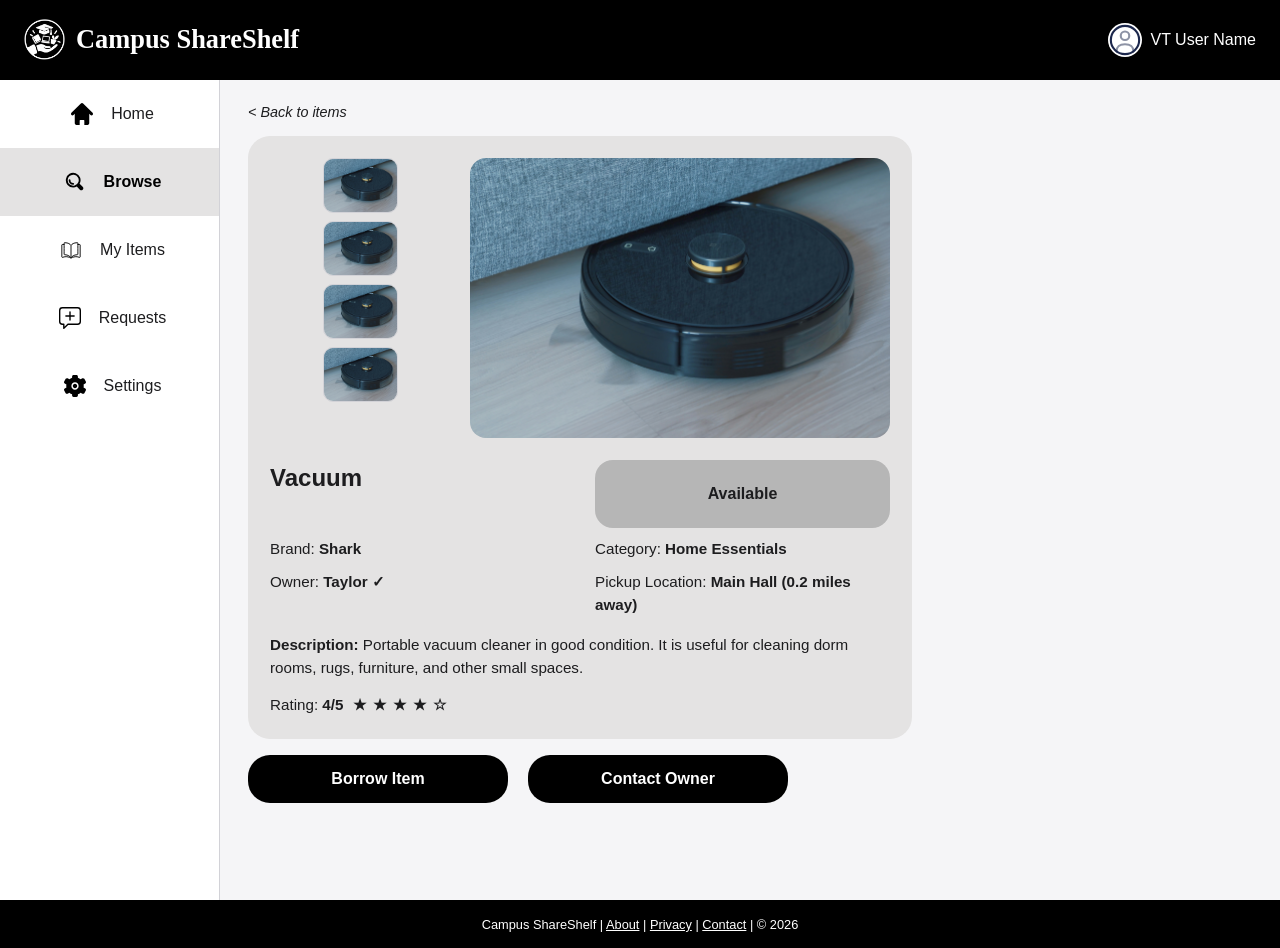
<file: project3/itemDetailsAlternate.html>
<!DOCTYPE html>
<html lang="en">

<head>
    <meta charset="UTF-8">
    <meta name="viewport" content="width=device-width, initial-scale=1.0">

    <title>Campus ShareShelf | Available Item</title>

    <!-- css for this page start after "alternate available item detail page" -->
    <link rel="stylesheet" href="styles.css">
</head>

<body>

    <!-- header of the website -->
    <header class="site-header">

        <a class="logo" href="index.html">

            <span class="logo-icon">
                <img src="icons/logo.png" alt="app logo">
            </span>

            <span>Campus ShareShelf</span>

        </a>


        <div class="student-profile">

            <span class="profile-icon">
                <img src="icons/user.svg" alt="user profile icon">
            </span>

            <span>VT User Name</span>

        </div>

    </header>


    <div class="page-layout">

        <!-- left navigation pane-->
        <nav class="sidebar" >

            <ul>

                <li>
                    <a href="index.html">

                        <span class="navigation-icon">
                            <img src="icons/homepage.svg" alt="homepage icon">
                        </span>

                        <span>Home</span>

                    </a>
                </li>


                <li>
                    <a class="active" href="browse.html">

                        <span class="navigation-icon">
                            <img src="icons/browse.svg" alt="browse items icon">
                        </span>

                        <span>Browse</span>

                    </a>
                </li>


                <li>
                    <a href="addItem.html">

                        <span class="navigation-icon">
                            <img src="icons/my_items.svg" alt="my items icon">
                        </span>

                        <span>My Items</span>

                    </a>
                </li>


                <li>
                    <a href="requests.html">

                        <span class="navigation-icon">
                            <img src="icons/requests.svg" alt="requests icon">
                        </span>

                        <span>Requests</span>

                    </a>
                </li>


                <li>
                    <a href="settings.html">

                        <span class="navigation-icon">
                            <img src="icons/settings.svg" alt="settings icon">
                        </span>

                        <span>Settings</span>

                    </a>
                </li>

            </ul>

        </nav>


        <!-- alternate item detail page -->
        <main class="alternate-detail-main">

            
            <div class="item-back-row">

                <a href="browse.html" class="item-back-link">
                    &lt; Back to items
                </a>

            </div>


            <!-- main item area -->
            <section class="alternate-detail-card">

                <!-- left side information -->
                <div class="alternate-left">

    
                    
                    <div class="alternate-item-thumbnails">
                        

                        <img
                            src="images/vacuum.jpg"
                            alt="Front view of vacuum">

                        <img
                            src="images/vacuum.jpg"
                            alt="Side view of vacuum">

                        <img
                            src="images/vacuum.jpg"
                            alt="Vacuum accessories">

                        <img
                            src="images/vacuum.jpg"
                            alt="Vacuum handle">

                    </div>

                    
                    

                </div>


                <!-- main image -->
                <div class="alternate-image-area">

                    <img
                        class="alternate-main-image"
                        src="images/vacuum.jpg"
                        alt="Portable vacuum available to borrow">

                </div>


                <!-- item information -->
                <div class="alternate-information">
                    <h1>Vacuum</h1>
                    
                    <span class="alternate-detail-status">
                        Available
                    </span>
                    

                    <p>
                        Brand:
                        <strong>Shark</strong>
                    </p>


                    <p>
                        Category:
                        <strong>Home Essentials</strong>
                    </p>


                    <p>
                        Owner:
                        <strong>Taylor
                            <span class="verified-badge">&#10003;</span>
                        </strong>
                    </p>


                    <p>
                        Pickup Location:
                        <strong>Main Hall (0.2 miles away)</strong>
                    </p>


                    <p class="alternate-description">

                        <strong>Description:</strong>

                        Portable vacuum cleaner in good condition.
                        It is useful for cleaning dorm rooms, rugs,
                        furniture, and other small spaces.

                    </p>


                    <p class="alternate-rating">

                        Rating:
                        <strong>4/5
                            <span>★</span><span>★</span><span>★</span><span>★</span><span>&#9734;</span>
                        </strong>
                        
                        
                        
                        

                    </p>

                </div>

            </section>


            <!-- buttons -->
            <div class="alternate-actions">

                <a href="" class="borrow-item-button">
                    Borrow Item
                </a>

                <a href="" class="contact-owner-button">
                    Contact Owner
                </a>

            </div>

        </main>

    </div>


    <!-- footer part of website -->
    <footer>

        <p>
            Campus ShareShelf |
            <a href="">About</a> |
            <a href="">Privacy</a> |
            <a href="">Contact</a> |
            &copy; 2026
        </p>

    </footer>

</body>

</html>
</file>
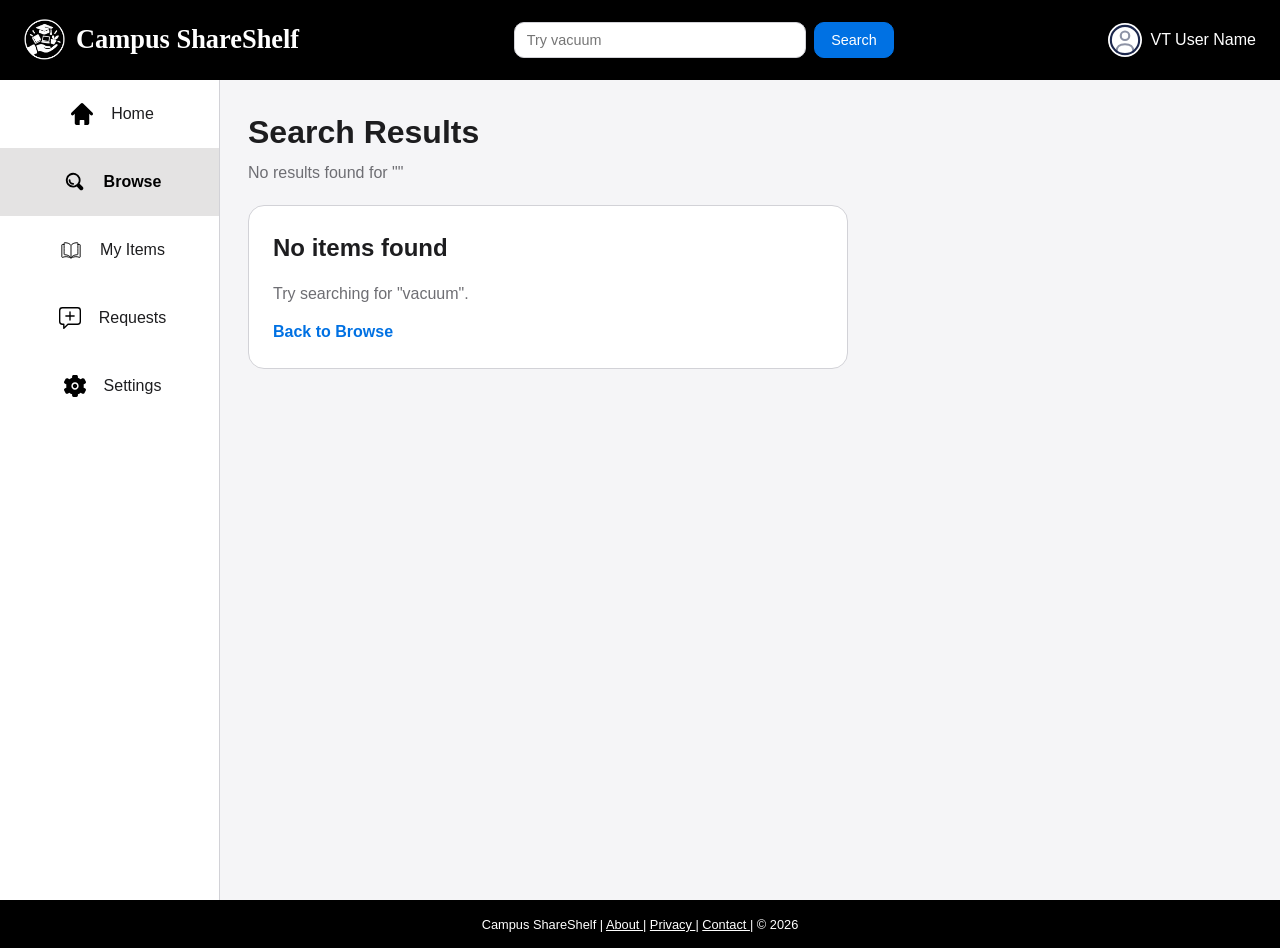
<file: project3/searchResults.html>
<!DOCTYPE html>

<html lang="en">

<head>

    <meta charset="UTF-8">

    <meta name="viewport" content="width=device-width, initial-scale=1.0">

    <title>Campus ShareShelf | Search Results</title>

    <link rel="stylesheet" href="styles.css">

</head>

<body>

    <!-- header of the website -->

    <header class="site-header">

        <a class="logo" href="index.html">

            <span class="logo-icon">
                <img src="icons/logo.png" alt="app logo">
            </span>

            <span>Campus ShareShelf</span>

        </a>


        <!-- search fornm in the header for the project 3-->

        <form class="header-search" action="searchResults.html" method="get">

            <label class="search-only" for="header-search">
                Search items
            </label>

            <input
                type="search"
                id="header-search"
                name="search"
                placeholder="Try vacuum"
                required>

            <button type="submit">
                Search
            </button>

        </form>


        <div class="student-profile">

            <span class="profile-icon">
                <img src="icons/user.svg" alt="user profile icon">
            </span>

            <span>VT User Name</span>

        </div>

    </header>


    <div class="page-layout">

        <!-- left navigation pane -->

        <nav class="sidebar">

            <ul>

                <li>

                    <a href="index.html">

                        <span class="navigation-icon">
                            <img src="icons/homepage.svg" alt="homepage icon">
                        </span>

                        <span>Home</span>

                    </a>

                </li>


                <li>

                    <a class="active" href="browse.html">

                        <span class="navigation-icon">
                            <img src="icons/browse.svg" alt="browse items icon">
                        </span>

                        <span>Browse</span>

                    </a>

                </li>


                <li>

                    <a href="addItem.html">

                        <span class="navigation-icon">
                            <img src="icons/my_items.svg" alt="my items icon">
                        </span>

                        <span>My Items</span>

                    </a>

                </li>


                <li>

                    <a href="requests.html">

                        <span class="navigation-icon">
                            <img src="icons/requests.svg" alt="requests icon">
                        </span>

                        <span>Requests</span>

                    </a>

                </li>


                <li>

                    <a href="settings.html">

                        <span class="navigation-icon">
                            <img src="icons/settings.svg" alt="settings icon">
                        </span>

                        <span>Settings</span>

                    </a>

                </li>

            </ul>

        </nav>


        <!-- search results main page -->

        <main class="search-results-main">

            <section class="search-results-heading">

                <h1>Search Results</h1>

                <p id="search-message">
                    Search results will appear here
                </p>

            </section>


            <!-- javascript to add the results of the search -->

            <section id="search-results">

            </section>

        </main>

    </div>


    <!-- footer of the website-->

    <footer>

        <p>

            Campus ShareShelf |

            <a href="">
                About
            </a> |

            <a href="">
                Privacy
            </a> |

            <a href="">
                Contact
            </a> |

            &copy; 2026

        </p>

    </footer>

    <script src="https://code.jquery.com/jquery-3.7.1.min.js"></script>

    <script src="searchScript.js"></script>

</body>

</html>
</file>
<file: Project 3/styles.css>
/* some commonly used colors in web app */

:root {
    --black: #000000;
    --light-dark: #e4e3e3;
    --white: #ffffff;
    --background: #f5f5f7;
    --text: #1d1d1f;
    --muted-text: #6e6e73;
    --border: #d2d2d7;
    --blue: #0071e3;
}


/* basic page settings */

* {
    box-sizing: border-box;
}


/* most text uses the same font family*/

body {
    margin: 0;

    font-family: Arial, sans-serif;
    color: var(--text);

    background-color: var(--white);

    line-height: 1.5;
}


/* heading spacing */

h1,
h2,
h3 {
    margin-top: 0;
}


/* flexible images */

img {
    display: block;

    max-width: 100%;
    height: auto;
}


/* basic link style */

a {
    color: inherit;
    text-decoration: none;
}


/* header pf the website */

.site-header {
    min-height: 80px;

    padding: 15px 24px;

    background-color: var(--black);
    color: var(--white);

    display: flex;
    align-items: center;
    justify-content: space-between;

    border-bottom: 1px solid var(--black);
}


/* web app name */

.logo {
    display: flex;
    align-items: center;

    gap: 10px;

    font-family: Georgia, serif;
    font-size: 1.65rem;
    font-weight: bold;
}


/* logo placeholder */

.logo-icon {
    display: inline-flex;

    align-items: center;
    justify-content: center;

    width: 42px;
    height: 42px;

    background-color: var(--white);
    color: var(--black);

    font-family: Arial, sans-serif;
    font-size: 0.75rem;
}


/* user profile on the right */

.student-profile {
    display: flex;

    align-items: center;

    gap: 8px;
}


/* profile icon */

.profile-icon {
    display: inline-flex;

    align-items: center;
    justify-content: center;

    width: 34px;
    height: 34px;

    border-radius: 50%;

    background-color: var(--white);
    color: var(--black);
}



.page-layout {
    display: flex;

    width: 100%;

    min-height: calc(100vh - 80px);
}


/* left navigation pane */

.sidebar {
    width: 220px;

    flex-shrink: 0;

    background-color: var(--white);

    border-right: 1px solid var(--border);
}




.sidebar ul {
    list-style: none;

    margin: 0;
    padding: 0;
}




.sidebar a {
    display: flex;

    align-items: center;
    justify-content: center;

    gap: 12px;

    padding: 17px 16px;

    font-size: 1rem;

    transition: background-color 0.2s ease;
}




.sidebar a:hover {
    background-color: #f0f0f2;
}


/* current page make active*/

.sidebar a.active {
    background-color: var(--light-dark);
    color: var(--black);

    font-weight: bold;
}




.navigation-icon {
    width: 34px;
    height: 34px;

    display: inline-flex;

    align-items: center;
    justify-content: center;

    flex-shrink: 0;

    font-size: 1.2rem;
}




.navigation-icon img {
    width: 22px;
    height: 22px;

    object-fit: contain;
}




main {
    flex: 1;

    width: auto;

    padding: 0;

    background-color: var(--white);
}




.welcome-section {
    margin-bottom: 12px;

    padding: 28px;

    background-color: var(--background);
}




.welcome-section h1 {
    margin-bottom: 3px;

    font-size: 2rem;
}




.welcome-section p {
    margin: 0;

    color: var(--muted-text);
}




.stats-section {
    display: grid;

    grid-template-columns: repeat(4, minmax(180px, 260px));

    justify-content: center;

    gap: 15px;

    margin-bottom: 12px;

    padding: 28px;

    background-color: var(--background);
}




.stat-card {
    padding: 22px 15px;

    text-align: center;

    background-color: var(--black);
    color: var(--white);

    border: 1px solid var(--black);
    border-radius: 28px;
}


/* nmbers in stat cards */

.stat-card strong {
    display: block;

    margin-bottom: 5px;

    color: var(--blue);

    font-size: 2rem;
}


/* summary card main heading*/

.stat-card h2 {
    margin-bottom: 8px;

    color: var(--white);

    font-size: 1rem;
}


/* summary card subtitle/text to explain */

.stat-card p {
    margin: 0;

    color: var(--white);

    font-size: 0.8rem;
}


/* section containg ava to borrow items plus requests*/

.content-section {
    width: 100%;

    margin-bottom: 12px;

    padding: 28px;

    background-color: var(--background);
}




.section-heading {
    display: flex;

    align-items: center;
    justify-content: space-between;

    margin-bottom: 14px;
    padding-bottom: 8px;

    border-bottom: 1px solid var(--border);
}


.section-heading h2 {
    margin: 0;

    font-size: 1.2rem;
}




.section-heading a {
    color: var(--black);

    font-size: 1.2rem;

    text-decoration: none;
}




.section-heading a:hover {
    text-decoration: underline;
    color: var(--blue);
}


/* popular items */

.popular-grid {
    display: grid;

    grid-template-columns: repeat(5, minmax(0, 1fr));

    gap: 12px;
}



.item-card {
    position: relative;

    padding: 12px 12px 38px;

    background-color: var(--white);

    border: 1px solid var(--border);
    border-radius: 14px;
}



.item-card h3 {
    margin: 12px 30px 0 0;

    font-size: 1rem;
}



.borrow-arrow {
    position: absolute;

    right: 12px;
    bottom: 8px;

    color: var(--blue);

    font-size: 2rem;
}




.request-grid {
    display: grid;

    grid-template-columns: repeat(3, minmax(0, 1fr));

    gap: 16px;
}




.request-card {
    position: relative;

    display: grid;
    grid-template-columns: 160px 1fr;

    gap: 16px;

    min-width: 0;

    padding: 12px 42px 12px 12px;

    background-color: var(--white);

    border: 1px solid var(--border);

    border-radius: 14px;
}



.item-card img,
.request-image {
    width: 100%;

    height: 150px;

    object-fit: cover;

    background-color: #e8e8ed;

    border-radius: 12px;
}




.request-image {
    width: 160px;
}




.request-info {
    align-self: center;
}




.request-info h3 {
    margin: 0 0 8px;

    font-size: 1rem;
}




.request-info p {
    margin: 3px 0;

    color: var(--muted-text);

    font-size: 0.85rem;
}




.request-info strong {
    color: var(--text);
}




.request-arrow {
    position: absolute;

    right: 12px;
    bottom: 10px;

    color: var(--blue);

    font-size: 2rem;
}


/* footer */

footer {
    padding: 14px 20px;

    text-align: center;

    background-color: var(--black);
    color: var(--white);

    border-top: 1px solid var(--black);
}




footer p {
    margin: 0;

    font-size: 0.8rem;
}




footer a {
    color: var(--white);

    text-decoration: underline;
}


/* tablet layout */

@media (max-width: 1000px) {

    .stats-section {
        grid-template-columns: repeat(2, minmax(180px, 260px));
    }


    .popular-grid {
        grid-template-columns: repeat(3, 1fr);
    }


    .request-grid {
        grid-template-columns: 1fr;
    }


    .request-card {
        grid-template-columns: 160px 1fr;
    }


    .request-image {
        width: 160px;
    }

}


/* mobile layout under 768 */

@media (max-width: 767px) {

    .site-header {
        padding: 12px 15px;
    }


    .logo {
        font-size: 1.1rem;
    }


    .student-profile span:last-child {
        display: none;
    }


    .page-layout {
        display: block;
    }


    /* navigation becomes horizontal */

    .sidebar {
        width: 100%;

        overflow-x: auto;

        border-right: 0;

        border-bottom: 1px solid var(--border);
    }


    .sidebar ul {
        display: flex;

        min-width: max-content;
    }


    .sidebar a {
        flex-direction: column;

        gap: 5px;

        min-width: 90px;

        padding: 10px;

        font-size: 0.8rem;
    }


    .navigation-icon {
        width: 30px;
        height: 30px;
    }


    main {
        width: 100%;

        padding: 0;
    }


    .welcome-section {
        padding: 20px 15px;
    }


    .welcome-section h1 {
        font-size: 1.6rem;
    }


    .stats-section {
        grid-template-columns: repeat(2, 1fr);

        justify-content: stretch;

        gap: 10px;

        padding: 20px 15px;
    }


    .stat-card {
        padding: 18px 10px;

        border-radius: 18px;
    }


    .content-section {
        padding: 20px 15px;
    }


    .popular-grid {
        grid-template-columns: repeat(2, 1fr);
    }


    .request-grid {
        grid-template-columns: 1fr;
    }


    .request-card {
        grid-template-columns: 140px 1fr;

        gap: 12px;
    }


    .request-image {
        width: 140px;
    }


    .request-image,
    .item-card img {
        height: 140px;
    }

}


/****** browse item page *****/


/* browse page background */

.browse-main {
    background-color: var(--background);
}




.browse-heading {
    padding: 28px 28px 20px;

    background-color: var(--background);
}




.browse-heading h1 {
    margin-bottom: 4px;

    font-size: 2rem;
}




.browse-heading p {
    margin: 0;

    color: var(--muted-text);
}




.browse-tools {
    padding: 0 28px 20px;

    background-color: var(--background);
}




.browse-form {
    width: 100%;
}



/* search */
.search-only {
    position: absolute;

    width: 1px;
    height: 1px;

    padding: 0;
    margin: -1px;

    overflow: hidden;

    clip: rect(0, 0, 0, 0);

    white-space: nowrap;

    border: 0;
}




/* search moved to header - Proj3 */

.header-search {
    display: flex;

    align-items: center;

    gap: 8px;

    width: 380px;
}


.header-search input {
    flex: 1;

    min-width: 0;

    padding: 9px 12px;

    font-family: inherit;
    font-size: 0.9rem;

    background-color: var(--white);
    color: var(--text);

    border: 1px solid var(--border);
    border-radius: 10px;
}


.header-search input:focus {
    outline: 2px solid var(--blue);
    outline-offset: 2px;
}


.header-search button {
    padding: 9px 16px;

    font-family: inherit;
    font-size: 0.9rem;

    background-color: var(--blue);
    color: var(--white);

    border: 1px solid var(--blue);
    border-radius: 10px;

    cursor: pointer;
}


.header-search button:hover {
    background-color: var(--white);
    color: var(--black);
}


/* filter row */

.filter-row {
    display: flex;

    align-items: flex-end;

    flex-wrap: wrap;

    gap: 12px;

    margin-top: 14px;
}


/* each filter */

.filter-option {
    display: flex;
    flex-direction: column;

    min-width: 150px;

    gap: 4px;
}


/* filter labels */

.filter-option label {
    font-size: 0.8rem;
    font-weight: bold;
}




.filter-option select {
    min-height: 42px;

    padding: 8px 30px 8px 10px;

    font-family: inherit;

    background-color: var(--white);
    color: var(--text);

    border: 1px solid var(--border);
    border-radius: 10px;
}




.filter-button {
    min-height: 42px;

    padding: 8px 18px;

    font-family: inherit;
    font-size: 0.9rem;

    background-color: var(--black);
    color: var(--white);

    border: 1px solid var(--black);
    border-radius: 10px;

    cursor: pointer;
}



.filter-button:hover {
    background-color: var(--blue);

    border-color: var(--blue);
}



.reset-button {
    min-height: 42px;

    padding: 8px 18px;

    font-family: inherit;
    font-size: 0.9rem;

    background-color: var(--white);
    color: var(--text);

    border: 1px solid var(--border);
    border-radius: 10px;

    cursor: pointer;
}




.reset-button:hover {
    background-color: var(--light-dark);
}




.browse-results {
    display: grid;

    gap: 12px;

    padding: 0 28px 28px;

    background-color: var(--background);
}


/* single item row things */

.browse-item {
    position: relative;

    display: grid;

    grid-template-columns: 110px minmax(170px, 1fr) minmax(190px, 1fr) 120px 30px;

    align-items: center;

    gap: 18px;

    padding: 14px;

    background-color: var(--white);

    border: 1px solid var(--border);

    border-radius: 14px;
}



.browse-item-image {
    width: 110px;
    height: 90px;

    object-fit: cover;

    border-radius: 12px;
}




.browse-item-main h2 {
    margin: 0 0 3px;

    font-size: 1.1rem;
}




.item-brand {
    margin: 0;

    color: var(--muted-text);

    font-size: 0.85rem;
}



.browse-item-details p {
    margin: 3px 0;

    color: var(--muted-text);

    font-size: 0.85rem;
}




.browse-item-details strong {
    color: var(--text);
}




.status {
    display: inline-block;

    padding: 8px 12px;

    text-align: center;

    font-size: 0.85rem;

    border-radius: 20px;
}




.status.available {
    background-color: var(--black);
    color: var(--white);
}




.status.borrowed {
    background-color: var(--light-dark);
    color: var(--black);
}




.browse-arrow {
    color: var(--blue);

    font-size: 2.2rem;
    text-align: center;
}


/* browse tablet layout */

@media (max-width: 1000px) {

    .browse-item {
        grid-template-columns: 90px 1fr 1fr 100px 25px;
    }


    .browse-item-image {
        width: 90px;
        height: 80px;
    }

}


/* browse mobile layout */

@media (max-width: 767px) {

    .site-header {
        flex-wrap: wrap;
    }


    .header-search {
        order: 3;

        width: 100%;

        margin-top: 8px;
    }


    .header-search input {
        width: 100%;
    }

    .browse-heading {
        padding: 20px 15px 15px;
    }


    .browse-heading h1 {
        font-size: 1.6rem;
    }


    .browse-tools {
        padding: 0 15px 20px;
    }


    .filter-row {
        display: grid;

        grid-template-columns: repeat(2, 1fr);
    }


    .filter-option {
        min-width: 0;
    }


    .filter-button {
        width: 100%;
    }


    .browse-results {
        padding: 0 15px 20px;
    }


    .browse-item {
        grid-template-columns: 90px 1fr 30px;

        gap: 12px;
    }


    .browse-item-image {
        width: 90px;
        height: 90px;
    }


    .browse-item-details {
        grid-column: 2;
    }


    .status {
        grid-column: 2;

        width: fit-content;
    }


    .browse-arrow {
        grid-column: 3;
        grid-row: 1 / 4;

        align-self: center;
    }

}



/******* item detail page ******/


/* main item detail area */

.item-detail-main {
    background-color: var(--background);

    padding: 20px 28px 28px;
}




.item-back-row {
    margin-bottom: 12px;
}



.item-back-link {
    color: var(--text);

    font-size: 0.9rem;
    font-style: italic;
}



.item-back-link:hover {
    color: var(--blue);
}


/* left and right sections */

.item-detail-layout {
    display: grid;

    grid-template-columns: 320px 1fr;

    gap: 24px;

    align-items: stretch;

    width: 100%;
    max-width: none;
}


/* left side of items*/

.item-detail-left {
    padding: 14px;

    background-color: var(--light-dark);

    border-radius: 22px;
}




.item-detail-image {
    width: 100%;
    height: 260px;

    object-fit: cover;

    background-color: var(--white);

    border-radius: 10px;
}




.item-thumbnails {
    display: grid;

    grid-template-columns: repeat(4, 1fr);

    gap: 6px;

    margin-top: 8px;
}



.item-thumbnails img {
    width: 100%;
    height: 50px;

    object-fit: cover;

    background-color: var(--white);

    border: 1px solid var(--border);
    border-radius: 4px;
}




.item-detail-left h1 {
    margin: 16px 0 6px;

    font-size: 1.7rem;
}



.item-detail-status {
    display: inline-block;

    padding: 6px 22px;

    background-color: #b6b6b6;

    border-radius: 18px;

    font-size: 0.85rem;

    text-align: center;
}

/* verified badge problem solved by hovering */

.verified-badge {
    position: relative;

}


.verified-badge::after {
    content: "This user is verified";

    position: absolute;

    left: 50%;
    bottom: 130%;

    transform: translateX(-50%);

    padding: 6px 10px;

    background-color: var(--black);
    color: var(--white);

    border-radius: 6px;

    font-size: 0.75rem;

    white-space: nowrap;

    opacity: 0;
    visibility: hidden;

    transition: opacity 0.2s ease;
}


/* show tooltip on hover */

.verified-badge:hover::after {
    opacity: 1;
    visibility: visible;
}



.item-owner-details {
    margin-top: 55px;
}




.item-owner-details p {
    margin: 2px 0;

    font-size: 0.9rem;
}


/* right side */

.item-detail-right {
    display: flex;

    flex-direction: column;

    gap: 14px;

    width: 100%;
}



.detail-pill {
    padding: 16px 24px;

    text-align: center;

    background-color: var(--light-dark);

    border-radius: 24px;
}




.detail-pill p {
    margin: 0;
}




.detail-description {
    min-height: 160px;

    padding: 20px 24px;

    background-color: var(--light-dark);

    border-radius: 22px;
}



.detail-description h2 {
    margin-bottom: 6px;

    font-size: 1rem;
}




.detail-description p {
    margin: 0;

    color: var(--text);
}




.rating-box span {
    margin-left: 5px;

    letter-spacing: 2px;
}



.availability-box {
    padding: 22px 24px;

    text-align: center;

    background-color: var(--light-dark);

    border-radius: 22px;
}




.availability-box h2 {
    margin-bottom: 14px;

    font-size: 1.05rem;
}




.item-detail-main-button {
    display: block;

    max-width: 280px;

    margin: 10px auto 0;

    padding: 11px 18px;

    background-color: var(--black);
    color: var(--white);

    border-radius: 22px;

    font-weight: bold;
}




.item-detail-main-button:hover {
    background-color: var(--blue);
}


/* tablet item detail layout */

@media (max-width: 1000px) {

    .item-detail-layout {
        grid-template-columns: 280px 1fr;
    }

}


/* mobile item detail layout */

@media (max-width: 767px) {

    .item-detail-main {
        padding: 20px 15px;
    }


    .item-detail-layout {
        grid-template-columns: 1fr;

        max-width: 100%;
    }


    .item-detail-left {
        width: 100%;
    }


    .item-detail-image {
        height: 280px;
    }


    .item-owner-details {
        margin-top: 30px;
    }


    .detail-description {
        min-height: auto;
    }

}





/************* add item page *************/


.add-item-main {
    padding: 20px 28px 28px;

    background-color: var(--background);
}




.add-item-back {
    margin-bottom: 10px;
}




.add-item-back a {
    color: var(--text);

    font-size: 0.9rem;
    font-style: italic;
}




.add-item-back a:hover {
    color: var(--blue);
}



.add-item-heading {
    margin-bottom: 22px;
}




.add-item-heading h1 {
    margin-bottom: 3px;

    font-size: 2rem;
}




.add-item-heading p {
    margin: 0;

    color: var(--muted-text);
}


/* add new item form */

.add-item-form {
    display: grid;

    grid-template-columns: 220px minmax(400px, 700px);

    column-gap: 30px;

    row-gap: 24px;

    align-items: start;

    max-width: 1000px;

    padding: 24px;

    background-color: var(--white);

    border: 1px solid var(--border);
    border-radius: 18px;
}


/* photo upload area */

.photo-upload-area {
    width: 100%;
}




.photo-upload-label {
    min-height: 260px;

    display: flex;

    flex-direction: column;

    align-items: center;
    justify-content: center;

    gap: 8px;

    padding: 20px;

    text-align: center;

    background-color: var(--background);

    border: 2px dashed var(--border);
    border-radius: 14px;

    cursor: pointer;
}




.photo-icon {
    display: flex;

    align-items: center;
    justify-content: center;

    width: 48px;
    height: 48px;

    background-color: var(--black);
    color: var(--white);

    border-radius: 50%;

    font-size: 1.7rem;
}




.photo-upload-label span:last-child {
    max-width: 130px;

    color: var(--muted-text);

    font-size: 0.8rem;
}




.photo-upload-area input[type="file"] {
    position: absolute;

    width: 1px;
    height: 1px;

    overflow: hidden;

    clip: rect(0, 0, 0, 0);
}




.item-form-fields {
    display: grid;

    gap: 14px;
}




.form-row {
    display: grid;

    grid-template-columns: 150px 1fr;

    align-items: center;

    gap: 14px;
}




.form-row label {
    font-weight: bold;

    text-align: right;
}




.form-row input,
.form-row select,
.form-row textarea {
    width: 100%;

    padding: 12px 14px;

    font-family: inherit;
    font-size: 0.95rem;

    background-color: var(--background);
    color: var(--text);

    border: 1px solid var(--border);
    border-radius: 10px;
}



.form-row input::placeholder,
.form-row textarea::placeholder {
    color: var(--muted-text);
}




.form-row input:focus,
.form-row select:focus,
.form-row textarea:focus {
    outline: 2px solid var(--blue);
    outline-offset: 2px;
}



.textarea-row {
    align-items: start;
}




.textarea-row label {
    padding-top: 10px;
}




.form-row textarea {
    resize: vertical;

    min-height: 120px;
}


/* buttons */

.add-item-actions {
    grid-column: 1 / -1;

    display: flex;

    justify-content: center;

    gap: 40px;

    margin-top: 4px;
}


/* create item button */

.create-item-button {
    min-width: 200px;

    padding: 12px 22px;

    font-family: inherit;
    font-size: 0.95rem;
    font-weight: bold;

    background-color: var(--black);
    color: var(--white);

    border: 1px solid var(--black);
    border-radius: 22px;

    cursor: pointer;
}




.create-item-button:hover {
    background-color: var(--blue);

    border-color: var(--blue);
}


/* cancel button*/

.cancel-item-button {
    min-width: 200px;

    padding: 12px 22px;

    text-align: center;

    font-weight: bold;

    background-color: var(--light-dark);
    color: var(--black);

    border: 1px solid var(--light-dark);
    border-radius: 22px;
}


.cancel-item-button:hover {
    background-color: var(--border);
}


/* tablet add item layout */

@media (max-width: 1000px) {

    .add-item-form {
        grid-template-columns: 180px 1fr;

        max-width: 100%;
    }


    .form-row {
        grid-template-columns: 130px 1fr;
    }

}


/* mobile add item layout */

@media (max-width: 767px) {

    .add-item-main {
        padding: 20px 15px;
    }


    .add-item-heading h1 {
        font-size: 1.6rem;
    }


    .add-item-form {
        grid-template-columns: 1fr;

        padding: 16px;
    }


    .photo-upload-label {
        min-height: 180px;
    }


    .form-row {
        grid-template-columns: 1fr;

        gap: 6px;
    }


    .form-row label {
        text-align: left;
    }


    .textarea-row label {
        padding-top: 0;
    }


    .add-item-actions {
        grid-column: 1;

        flex-direction: column;

        gap: 10px;
    }


    .create-item-button,
    .cancel-item-button {
        width: 100%;

        min-width: 0;
    }

}



/***** alternate available item detail page *****/




.alternate-detail-main {
    padding: 20px 28px 28px;

    background-color: var(--background);

    text-align: left;
}




.item-back-row {
    margin-bottom: 12px;
}




.item-back-link {
    color: var(--text);

    font-size: 0.9rem;
    font-style: italic;
}




.item-back-link:hover {
    color: var(--blue);
}


.alternate-detail-card {
    display: grid;

    grid-template-columns: 180px 420px;

    column-gap: 20px;
    row-gap: 18px;

    width: fit-content;

    max-width: 100%;

    padding: 22px;

    background-color: var(--light-dark);

    border-radius: 22px;
}


/* left side */

.alternate-left {
    display: flex;

    flex-direction: column;

    align-items: center;

    text-align: center;
}




.alternate-left h1 {
    margin-bottom: 8px;

    font-size: 1.8rem;
}





.alternate-item-thumbnails {
    display: grid;

    grid-template-columns: 1fr;

    gap: 8px;

    /*margin-top: 22px;*/

    justify-items: center;
}




.alternate-item-thumbnails img {
    width: 75px;
    height: 55px;

    object-fit: cover;

    background-color: var(--white);

    border: 1px solid var(--border);
    border-radius: 10px;
}




.alternate-image-area {
    display: flex;

    align-items: center;
    justify-content: flex-start;
}




.alternate-main-image {
    width: 420px;
    height: 280px;

    object-fit: cover;

    background-color: var(--white);

    border-radius: 16px;
}




.alternate-information {
    grid-column: 1 / -1;

    display: grid;

    grid-template-columns: repeat(2, minmax(0, 1fr));

    gap: 10px 30px;

    padding-top: 4px;
}




.alternate-information p {
    margin: 0;

    font-size: 0.95rem;
}




.alternate-description {
    grid-column: 1 / -1;

    padding-top: 8px;
}




.alternate-rating {
    grid-column: 1 / -1;

    padding-top: 4px;
}

.alternate-detail-status {
    
    padding: 22px 22px;

    background-color: #b6b6b6;

    border-radius: 18px;

    font-size: 0.85rem;

    display: inline-block;

    font-weight: bold;

    font-size: medium;

    text-align: center;

    
}




.alternate-rating span {
    margin-left: 5px;

    letter-spacing: 2px;
}




.alternate-actions {
    display: grid;

    grid-template-columns: repeat(2, minmax(180px, 260px));

    justify-content: start;

    gap: 20px;

    margin-top: 16px;
}




.borrow-item-button {
    padding: 12px 20px;

    text-align: center;

    background-color: var(--black);
    color: var(--white);

    border-radius: 22px;

    font-weight: bold;
}




.borrow-item-button:hover {
    background-color: var(--blue);
}


/* contact button */

.contact-owner-button {
    padding: 12px 20px;

    text-align: center;

    background-color: var(--black);
    color: var(--white);

    border-radius: 22px;

    font-weight: bold;
}


/* contact hover */

.contact-owner-button:hover {
    background-color: var(--blue);
}


/* tablet layout */

@media (max-width: 1000px) {

    .alternate-detail-card {
        grid-template-columns: 150px minmax(0, 1fr);

        width: 100%;
    }


    .alternate-main-image {
        width: 100%;
        height: 250px;
    }

}


/* mobile layout under 768 */

@media (max-width: 767px) {

    .alternate-detail-main {
        padding: 20px 15px;
    }


    .alternate-detail-card {
        grid-template-columns: 1fr;

        width: 100%;
    }


    .alternate-left {
        align-items: flex-start;
    }


    

    .alternate-item-thumbnails {
        grid-template-columns: repeat(4, 1fr);

        width: 100%;
    }


    .alternate-item-thumbnails img {
        width: 100%;
        height: 60px;
    }


    .alternate-image-area {
        grid-column: 1;

        justify-content: center;
    }


    .alternate-main-image {
        width: 100%;
        height: 280px;
    }


    .alternate-information {
        grid-column: 1;

        grid-template-columns: 1fr;
    }


    .alternate-description,
    .alternate-rating {
        grid-column: 1;
    }


    .alternate-actions {
        grid-template-columns: 1fr;

        width: 100%;

        gap: 10px;
    }

}




/***** search results page *****/


.search-results-main {
    padding: 28px;

    background-color: var(--background);
}


.search-results-heading {
    margin-bottom: 20px;
}


.search-results-heading h1 {
    margin-bottom: 5px;

    font-size: 2rem;
}


.search-results-heading p {
    margin: 0;

    color: var(--muted-text);
}


/* search result  for now only for single search result for vacuum */

.search-result-item {
    display: grid;

    grid-template-columns: 180px 1fr;

    gap: 20px;

    max-width: 750px;

    padding: 18px;

    background-color: var(--white);

    border: 1px solid var(--border);
    border-radius: 16px;
}


.search-result-item img {
    width: 180px;
    height: 140px;

    object-fit: cover;

    border-radius: 12px;
}


.search-result-info h2 {
    margin-bottom: 8px;
}


.search-result-info p {
    margin: 5px 0;
}


.search-result-button {
    display: inline-block;

    margin-top: 12px;

    padding: 9px 18px;

    background-color: var(--black);
    color: var(--white);

    border-radius: 20px;

    font-weight: bold;
}


.search-result-button:hover {
    background-color: var(--blue);
}


/* search results  for nothing on page*/

.no-search-results {
    max-width: 600px;

    padding: 24px;

    background-color: var(--white);

    border: 1px solid var(--border);
    border-radius: 16px;
}


.no-search-results h2 {
    margin-bottom: 8px;
}


.no-search-results p {
    margin-bottom: 14px;

    color: var(--muted-text);
}


.no-search-results a {
    color: var(--blue);

    font-weight: bold;
}


/* tablet search results */

@media (max-width: 1000px) {

    .search-results-main {
        padding: 24px 20px;
    }


    .search-result-item {
        grid-template-columns: 150px 1fr;

        max-width: 100%;
    }


    .search-result-item img {
        width: 150px;
        height: 120px;
    }

}

/* mobile search results */
@media (max-width: 767px) {

    .search-results-main {
        padding: 20px 15px;
    }


    .search-results-heading h1 {
        font-size: 1.6rem;
    }


    .search-result-item {
        grid-template-columns: 1fr;
    }


    .search-result-item img {
        width: 100%;
        height: 220px;
    }

}


/* Interaction 1*/
.specific-selected select {
    border: 2px solid var(--blue);
}


.student-email-row {
    margin-top: 4px;
}


/* Interaction 2 */


.form-row .form-error {
    border: 2px solid red;
}

.form-error-message {
    grid-column: 2;

    margin-top: 5px;

    color: red;

    font-size: 0.8rem;
}
</file>
<file: project3/styles.css>
/* some commonly used colors in web app */

:root {
    --black: #000000;
    --light-dark: #e4e3e3;
    --white: #ffffff;
    --background: #f5f5f7;
    --text: #1d1d1f;
    --muted-text: #6e6e73;
    --border: #d2d2d7;
    --blue: #0071e3;
}


/* basic page settings */

* {
    box-sizing: border-box;
}


/* most text uses the same font family*/

body {
    margin: 0;

    font-family: Arial, sans-serif;
    color: var(--text);

    background-color: var(--white);

    line-height: 1.5;
}


/* heading spacing */

h1,
h2,
h3 {
    margin-top: 0;
}


/* flexible images */

img {
    display: block;

    max-width: 100%;
    height: auto;
}


/* basic link style */

a {
    color: inherit;
    text-decoration: none;
}


/* header pf the website */

.site-header {
    min-height: 80px;

    padding: 15px 24px;

    background-color: var(--black);
    color: var(--white);

    display: flex;
    align-items: center;
    justify-content: space-between;

    border-bottom: 1px solid var(--black);
}


/* web app name */

.logo {
    display: flex;
    align-items: center;

    gap: 10px;

    font-family: Georgia, serif;
    font-size: 1.65rem;
    font-weight: bold;
}


/* logo placeholder */

.logo-icon {
    display: inline-flex;

    align-items: center;
    justify-content: center;

    width: 42px;
    height: 42px;

    background-color: var(--white);
    color: var(--black);

    font-family: Arial, sans-serif;
    font-size: 0.75rem;
}


/* user profile on the right */

.student-profile {
    display: flex;

    align-items: center;

    gap: 8px;
}


/* profile icon */

.profile-icon {
    display: inline-flex;

    align-items: center;
    justify-content: center;

    width: 34px;
    height: 34px;

    border-radius: 50%;

    background-color: var(--white);
    color: var(--black);
}



.page-layout {
    display: flex;

    width: 100%;

    min-height: calc(100vh - 80px);
}


/* left navigation pane */

.sidebar {
    width: 220px;

    flex-shrink: 0;

    background-color: var(--white);

    border-right: 1px solid var(--border);
}




.sidebar ul {
    list-style: none;

    margin: 0;
    padding: 0;
}




.sidebar a {
    display: flex;

    align-items: center;
    justify-content: center;

    gap: 12px;

    padding: 17px 16px;

    font-size: 1rem;

    transition: background-color 0.2s ease;
}




.sidebar a:hover {
    background-color: #f0f0f2;
}


/* current page make active*/

.sidebar a.active {
    background-color: var(--light-dark);
    color: var(--black);

    font-weight: bold;
}




.navigation-icon {
    width: 34px;
    height: 34px;

    display: inline-flex;

    align-items: center;
    justify-content: center;

    flex-shrink: 0;

    font-size: 1.2rem;
}




.navigation-icon img {
    width: 22px;
    height: 22px;

    object-fit: contain;
}




main {
    flex: 1;

    width: auto;

    padding: 0;

    background-color: var(--white);
}




.welcome-section {
    margin-bottom: 12px;

    padding: 28px;

    background-color: var(--background);
}




.welcome-section h1 {
    margin-bottom: 3px;

    font-size: 2rem;
}




.welcome-section p {
    margin: 0;

    color: var(--muted-text);
}




.stats-section {
    display: grid;

    grid-template-columns: repeat(4, minmax(180px, 260px));

    justify-content: center;

    gap: 15px;

    margin-bottom: 12px;

    padding: 28px;

    background-color: var(--background);
}




.stat-card {
    padding: 22px 15px;

    text-align: center;

    background-color: var(--black);
    color: var(--white);

    border: 1px solid var(--black);
    border-radius: 28px;
}


/* nmbers in stat cards */

.stat-card strong {
    display: block;

    margin-bottom: 5px;

    color: var(--blue);

    font-size: 2rem;
}


/* summary card main heading*/

.stat-card h2 {
    margin-bottom: 8px;

    color: var(--white);

    font-size: 1rem;
}


/* summary card subtitle/text to explain */

.stat-card p {
    margin: 0;

    color: var(--white);

    font-size: 0.8rem;
}


/* section containg ava to borrow items plus requests*/

.content-section {
    width: 100%;

    margin-bottom: 12px;

    padding: 28px;

    background-color: var(--background);
}




.section-heading {
    display: flex;

    align-items: center;
    justify-content: space-between;

    margin-bottom: 14px;
    padding-bottom: 8px;

    border-bottom: 1px solid var(--border);
}


.section-heading h2 {
    margin: 0;

    font-size: 1.2rem;
}




.section-heading a {
    color: var(--black);

    font-size: 1.2rem;

    text-decoration: none;
}




.section-heading a:hover {
    text-decoration: underline;
    color: var(--blue);
}


/* popular items */

.popular-grid {
    display: grid;

    grid-template-columns: repeat(5, minmax(0, 1fr));

    gap: 12px;
}



.item-card {
    position: relative;

    padding: 12px 12px 38px;

    background-color: var(--white);

    border: 1px solid var(--border);
    border-radius: 14px;
}



.item-card h3 {
    margin: 12px 30px 0 0;

    font-size: 1rem;
}



.borrow-arrow {
    position: absolute;

    right: 12px;
    bottom: 8px;

    color: var(--blue);

    font-size: 2rem;
}




.request-grid {
    display: grid;

    grid-template-columns: repeat(3, minmax(0, 1fr));

    gap: 16px;
}




.request-card {
    position: relative;

    display: grid;
    grid-template-columns: 160px 1fr;

    gap: 16px;

    min-width: 0;

    padding: 12px 42px 12px 12px;

    background-color: var(--white);

    border: 1px solid var(--border);

    border-radius: 14px;
}



.item-card img,
.request-image {
    width: 100%;

    height: 150px;

    object-fit: cover;

    background-color: #e8e8ed;

    border-radius: 12px;
}




.request-image {
    width: 160px;
}




.request-info {
    align-self: center;
}




.request-info h3 {
    margin: 0 0 8px;

    font-size: 1rem;
}




.request-info p {
    margin: 3px 0;

    color: var(--muted-text);

    font-size: 0.85rem;
}




.request-info strong {
    color: var(--text);
}




.request-arrow {
    position: absolute;

    right: 12px;
    bottom: 10px;

    color: var(--blue);

    font-size: 2rem;
}


/* footer */

footer {
    padding: 14px 20px;

    text-align: center;

    background-color: var(--black);
    color: var(--white);

    border-top: 1px solid var(--black);
}




footer p {
    margin: 0;

    font-size: 0.8rem;
}




footer a {
    color: var(--white);

    text-decoration: underline;
}


/* tablet layout */

@media (max-width: 1000px) {

    .stats-section {
        grid-template-columns: repeat(2, minmax(180px, 260px));
    }


    .popular-grid {
        grid-template-columns: repeat(3, 1fr);
    }


    .request-grid {
        grid-template-columns: 1fr;
    }


    .request-card {
        grid-template-columns: 160px 1fr;
    }


    .request-image {
        width: 160px;
    }

}


/* mobile layout under 768 */

@media (max-width: 767px) {

    .site-header {
        padding: 12px 15px;
    }


    .logo {
        font-size: 1.1rem;
    }


    .student-profile span:last-child {
        display: none;
    }


    .page-layout {
        display: block;
    }


    /* navigation becomes horizontal */

    .sidebar {
        width: 100%;

        overflow-x: auto;

        border-right: 0;

        border-bottom: 1px solid var(--border);
    }


    .sidebar ul {
        display: flex;

        min-width: max-content;
    }


    .sidebar a {
        flex-direction: column;

        gap: 5px;

        min-width: 90px;

        padding: 10px;

        font-size: 0.8rem;
    }


    .navigation-icon {
        width: 30px;
        height: 30px;
    }


    main {
        width: 100%;

        padding: 0;
    }


    .welcome-section {
        padding: 20px 15px;
    }


    .welcome-section h1 {
        font-size: 1.6rem;
    }


    .stats-section {
        grid-template-columns: repeat(2, 1fr);

        justify-content: stretch;

        gap: 10px;

        padding: 20px 15px;
    }


    .stat-card {
        padding: 18px 10px;

        border-radius: 18px;
    }


    .content-section {
        padding: 20px 15px;
    }


    .popular-grid {
        grid-template-columns: repeat(2, 1fr);
    }


    .request-grid {
        grid-template-columns: 1fr;
    }


    .request-card {
        grid-template-columns: 140px 1fr;

        gap: 12px;
    }


    .request-image {
        width: 140px;
    }


    .request-image,
    .item-card img {
        height: 140px;
    }

}


/****** browse item page *****/


/* browse page background */

.browse-main {
    background-color: var(--background);
}




.browse-heading {
    padding: 28px 28px 20px;

    background-color: var(--background);
}




.browse-heading h1 {
    margin-bottom: 4px;

    font-size: 2rem;
}




.browse-heading p {
    margin: 0;

    color: var(--muted-text);
}




.browse-tools {
    padding: 0 28px 20px;

    background-color: var(--background);
}




.browse-form {
    width: 100%;
}



/* search */
.search-only {
    position: absolute;

    width: 1px;
    height: 1px;

    padding: 0;
    margin: -1px;

    overflow: hidden;

    clip: rect(0, 0, 0, 0);

    white-space: nowrap;

    border: 0;
}




/* search moved to header - Proj3 */

.header-search {
    display: flex;

    align-items: center;

    gap: 8px;

    width: 380px;
}


.header-search input {
    flex: 1;

    min-width: 0;

    padding: 9px 12px;

    font-family: inherit;
    font-size: 0.9rem;

    background-color: var(--white);
    color: var(--text);

    border: 1px solid var(--border);
    border-radius: 10px;
}


.header-search input:focus {
    outline: 2px solid var(--blue);
    outline-offset: 2px;
}


.header-search button {
    padding: 9px 16px;

    font-family: inherit;
    font-size: 0.9rem;

    background-color: var(--blue);
    color: var(--white);

    border: 1px solid var(--blue);
    border-radius: 10px;

    cursor: pointer;
}


.header-search button:hover {
    background-color: var(--white);
    color: var(--black);
}


/* filter row */

.filter-row {
    display: flex;

    align-items: flex-end;

    flex-wrap: wrap;

    gap: 12px;

    margin-top: 14px;
}


/* each filter */

.filter-option {
    display: flex;
    flex-direction: column;

    min-width: 150px;

    gap: 4px;
}


/* filter labels */

.filter-option label {
    font-size: 0.8rem;
    font-weight: bold;
}




.filter-option select {
    min-height: 42px;

    padding: 8px 30px 8px 10px;

    font-family: inherit;

    background-color: var(--white);
    color: var(--text);

    border: 1px solid var(--border);
    border-radius: 10px;
}




.filter-button {
    min-height: 42px;

    padding: 8px 18px;

    font-family: inherit;
    font-size: 0.9rem;

    background-color: var(--black);
    color: var(--white);

    border: 1px solid var(--black);
    border-radius: 10px;

    cursor: pointer;
}



.filter-button:hover {
    background-color: var(--blue);

    border-color: var(--blue);
}



.reset-button {
    min-height: 42px;

    padding: 8px 18px;

    font-family: inherit;
    font-size: 0.9rem;

    background-color: var(--white);
    color: var(--text);

    border: 1px solid var(--border);
    border-radius: 10px;

    cursor: pointer;
}




.reset-button:hover {
    background-color: var(--light-dark);
}




.browse-results {
    display: grid;

    gap: 12px;

    padding: 0 28px 28px;

    background-color: var(--background);
}


/* single item row things */

.browse-item {
    position: relative;

    display: grid;

    grid-template-columns: 110px minmax(170px, 1fr) minmax(190px, 1fr) 120px 30px;

    align-items: center;

    gap: 18px;

    padding: 14px;

    background-color: var(--white);

    border: 1px solid var(--border);

    border-radius: 14px;
}



.browse-item-image {
    width: 110px;
    height: 90px;

    object-fit: cover;

    border-radius: 12px;
}




.browse-item-main h2 {
    margin: 0 0 3px;

    font-size: 1.1rem;
}




.item-brand {
    margin: 0;

    color: var(--muted-text);

    font-size: 0.85rem;
}



.browse-item-details p {
    margin: 3px 0;

    color: var(--muted-text);

    font-size: 0.85rem;
}




.browse-item-details strong {
    color: var(--text);
}




.status {
    display: inline-block;

    padding: 8px 12px;

    text-align: center;

    font-size: 0.85rem;

    border-radius: 20px;
}




.status.available {
    background-color: var(--black);
    color: var(--white);
}




.status.borrowed {
    background-color: var(--light-dark);
    color: var(--black);
}




.browse-arrow {
    color: var(--blue);

    font-size: 2.2rem;
    text-align: center;
}


/* browse tablet layout */

@media (max-width: 1000px) {

    .browse-item {
        grid-template-columns: 90px 1fr 1fr 100px 25px;
    }


    .browse-item-image {
        width: 90px;
        height: 80px;
    }

}


/* browse mobile layout */

@media (max-width: 767px) {

    .site-header {
        flex-wrap: wrap;
    }


    .header-search {
        order: 3;

        width: 100%;

        margin-top: 8px;
    }


    .header-search input {
        width: 100%;
    }

    .browse-heading {
        padding: 20px 15px 15px;
    }


    .browse-heading h1 {
        font-size: 1.6rem;
    }


    .browse-tools {
        padding: 0 15px 20px;
    }


    .filter-row {
        display: grid;

        grid-template-columns: repeat(2, 1fr);
    }


    .filter-option {
        min-width: 0;
    }


    .filter-button {
        width: 100%;
    }


    .browse-results {
        padding: 0 15px 20px;
    }


    .browse-item {
        grid-template-columns: 90px 1fr 30px;

        gap: 12px;
    }


    .browse-item-image {
        width: 90px;
        height: 90px;
    }


    .browse-item-details {
        grid-column: 2;
    }


    .status {
        grid-column: 2;

        width: fit-content;
    }


    .browse-arrow {
        grid-column: 3;
        grid-row: 1 / 4;

        align-self: center;
    }

}



/******* item detail page ******/


/* main item detail area */

.item-detail-main {
    background-color: var(--background);

    padding: 20px 28px 28px;
}




.item-back-row {
    margin-bottom: 12px;
}



.item-back-link {
    color: var(--text);

    font-size: 0.9rem;
    font-style: italic;
}



.item-back-link:hover {
    color: var(--blue);
}


/* left and right sections */

.item-detail-layout {
    display: grid;

    grid-template-columns: 320px 1fr;

    gap: 24px;

    align-items: stretch;

    width: 100%;
    max-width: none;
}


/* left side of items*/

.item-detail-left {
    padding: 14px;

    background-color: var(--light-dark);

    border-radius: 22px;
}




.item-detail-image {
    width: 100%;
    height: 260px;

    object-fit: cover;

    background-color: var(--white);

    border-radius: 10px;
}




.item-thumbnails {
    display: grid;

    grid-template-columns: repeat(4, 1fr);

    gap: 6px;

    margin-top: 8px;
}



.item-thumbnails img {
    width: 100%;
    height: 50px;

    object-fit: cover;

    background-color: var(--white);

    border: 1px solid var(--border);
    border-radius: 4px;
}




.item-detail-left h1 {
    margin: 16px 0 6px;

    font-size: 1.7rem;
}



.item-detail-status {
    display: inline-block;

    padding: 6px 22px;

    background-color: #b6b6b6;

    border-radius: 18px;

    font-size: 0.85rem;

    text-align: center;
}

/* verified badge problem solved by hovering */

.verified-badge {
    position: relative;

}


.verified-badge::after {
    content: "This user is verified";

    position: absolute;

    left: 50%;
    bottom: 130%;

    transform: translateX(-50%);

    padding: 6px 10px;

    background-color: var(--black);
    color: var(--white);

    border-radius: 6px;

    font-size: 0.75rem;

    white-space: nowrap;

    opacity: 0;
    visibility: hidden;

    transition: opacity 0.2s ease;
}


/* show tooltip on hover */

.verified-badge:hover::after {
    opacity: 1;
    visibility: visible;
}



.item-owner-details {
    margin-top: 55px;
}




.item-owner-details p {
    margin: 2px 0;

    font-size: 0.9rem;
}


/* right side */

.item-detail-right {
    display: flex;

    flex-direction: column;

    gap: 14px;

    width: 100%;
}



.detail-pill {
    padding: 16px 24px;

    text-align: center;

    background-color: var(--light-dark);

    border-radius: 24px;
}




.detail-pill p {
    margin: 0;
}




.detail-description {
    min-height: 160px;

    padding: 20px 24px;

    background-color: var(--light-dark);

    border-radius: 22px;
}



.detail-description h2 {
    margin-bottom: 6px;

    font-size: 1rem;
}




.detail-description p {
    margin: 0;

    color: var(--text);
}




.rating-box span {
    margin-left: 5px;

    letter-spacing: 2px;
}



.availability-box {
    padding: 22px 24px;

    text-align: center;

    background-color: var(--light-dark);

    border-radius: 22px;
}




.availability-box h2 {
    margin-bottom: 14px;

    font-size: 1.05rem;
}




.item-detail-main-button {
    display: block;

    max-width: 280px;

    margin: 10px auto 0;

    padding: 11px 18px;

    background-color: var(--black);
    color: var(--white);

    border-radius: 22px;

    font-weight: bold;
}




.item-detail-main-button:hover {
    background-color: var(--blue);
}


/* tablet item detail layout */

@media (max-width: 1000px) {

    .item-detail-layout {
        grid-template-columns: 280px 1fr;
    }

}


/* mobile item detail layout */

@media (max-width: 767px) {

    .item-detail-main {
        padding: 20px 15px;
    }


    .item-detail-layout {
        grid-template-columns: 1fr;

        max-width: 100%;
    }


    .item-detail-left {
        width: 100%;
    }


    .item-detail-image {
        height: 280px;
    }


    .item-owner-details {
        margin-top: 30px;
    }


    .detail-description {
        min-height: auto;
    }

}





/************* add item page *************/


.add-item-main {
    padding: 20px 28px 28px;

    background-color: var(--background);
}




.add-item-back {
    margin-bottom: 10px;
}




.add-item-back a {
    color: var(--text);

    font-size: 0.9rem;
    font-style: italic;
}




.add-item-back a:hover {
    color: var(--blue);
}



.add-item-heading {
    margin-bottom: 22px;
}




.add-item-heading h1 {
    margin-bottom: 3px;

    font-size: 2rem;
}




.add-item-heading p {
    margin: 0;

    color: var(--muted-text);
}


/* add new item form */

.add-item-form {
    display: grid;

    grid-template-columns: 220px minmax(400px, 700px);

    column-gap: 30px;

    row-gap: 24px;

    align-items: start;

    max-width: 1000px;

    padding: 24px;

    background-color: var(--white);

    border: 1px solid var(--border);
    border-radius: 18px;
}


/* photo upload area */

.photo-upload-area {
    width: 100%;
}




.photo-upload-label {
    min-height: 260px;

    display: flex;

    flex-direction: column;

    align-items: center;
    justify-content: center;

    gap: 8px;

    padding: 20px;

    text-align: center;

    background-color: var(--background);

    border: 2px dashed var(--border);
    border-radius: 14px;

    cursor: pointer;
}




.photo-icon {
    display: flex;

    align-items: center;
    justify-content: center;

    width: 48px;
    height: 48px;

    background-color: var(--black);
    color: var(--white);

    border-radius: 50%;

    font-size: 1.7rem;
}




.photo-upload-label span:last-child {
    max-width: 130px;

    color: var(--muted-text);

    font-size: 0.8rem;
}




.photo-upload-area input[type="file"] {
    position: absolute;

    width: 1px;
    height: 1px;

    overflow: hidden;

    clip: rect(0, 0, 0, 0);
}




.item-form-fields {
    display: grid;

    gap: 14px;
}




.form-row {
    display: grid;

    grid-template-columns: 150px 1fr;

    align-items: center;

    gap: 14px;
}




.form-row label {
    font-weight: bold;

    text-align: right;
}




.form-row input,
.form-row select,
.form-row textarea {
    width: 100%;

    padding: 12px 14px;

    font-family: inherit;
    font-size: 0.95rem;

    background-color: var(--background);
    color: var(--text);

    border: 1px solid var(--border);
    border-radius: 10px;
}



.form-row input::placeholder,
.form-row textarea::placeholder {
    color: var(--muted-text);
}




.form-row input:focus,
.form-row select:focus,
.form-row textarea:focus {
    outline: 2px solid var(--blue);
    outline-offset: 2px;
}



.textarea-row {
    align-items: start;
}




.textarea-row label {
    padding-top: 10px;
}




.form-row textarea {
    resize: vertical;

    min-height: 120px;
}


/* buttons */

.add-item-actions {
    grid-column: 1 / -1;

    display: flex;

    justify-content: center;

    gap: 40px;

    margin-top: 4px;
}


/* create item button */

.create-item-button {
    min-width: 200px;

    padding: 12px 22px;

    font-family: inherit;
    font-size: 0.95rem;
    font-weight: bold;

    background-color: var(--black);
    color: var(--white);

    border: 1px solid var(--black);
    border-radius: 22px;

    cursor: pointer;
}




.create-item-button:hover {
    background-color: var(--blue);

    border-color: var(--blue);
}


/* cancel button*/

.cancel-item-button {
    min-width: 200px;

    padding: 12px 22px;

    text-align: center;

    font-weight: bold;

    background-color: var(--light-dark);
    color: var(--black);

    border: 1px solid var(--light-dark);
    border-radius: 22px;
}


.cancel-item-button:hover {
    background-color: var(--border);
}


/* tablet add item layout */

@media (max-width: 1000px) {

    .add-item-form {
        grid-template-columns: 180px 1fr;

        max-width: 100%;
    }


    .form-row {
        grid-template-columns: 130px 1fr;
    }

}


/* mobile add item layout */

@media (max-width: 767px) {

    .add-item-main {
        padding: 20px 15px;
    }


    .add-item-heading h1 {
        font-size: 1.6rem;
    }


    .add-item-form {
        grid-template-columns: 1fr;

        padding: 16px;
    }


    .photo-upload-label {
        min-height: 180px;
    }


    .form-row {
        grid-template-columns: 1fr;

        gap: 6px;
    }


    .form-row label {
        text-align: left;
    }


    .textarea-row label {
        padding-top: 0;
    }


    .add-item-actions {
        grid-column: 1;

        flex-direction: column;

        gap: 10px;
    }


    .create-item-button,
    .cancel-item-button {
        width: 100%;

        min-width: 0;
    }

}



/***** alternate available item detail page *****/




.alternate-detail-main {
    padding: 20px 28px 28px;

    background-color: var(--background);

    text-align: left;
}




.item-back-row {
    margin-bottom: 12px;
}




.item-back-link {
    color: var(--text);

    font-size: 0.9rem;
    font-style: italic;
}




.item-back-link:hover {
    color: var(--blue);
}


.alternate-detail-card {
    display: grid;

    grid-template-columns: 180px 420px;

    column-gap: 20px;
    row-gap: 18px;

    width: fit-content;

    max-width: 100%;

    padding: 22px;

    background-color: var(--light-dark);

    border-radius: 22px;
}


/* left side */

.alternate-left {
    display: flex;

    flex-direction: column;

    align-items: center;

    text-align: center;
}




.alternate-left h1 {
    margin-bottom: 8px;

    font-size: 1.8rem;
}





.alternate-item-thumbnails {
    display: grid;

    grid-template-columns: 1fr;

    gap: 8px;

    /*margin-top: 22px;*/

    justify-items: center;
}




.alternate-item-thumbnails img {
    width: 75px;
    height: 55px;

    object-fit: cover;

    background-color: var(--white);

    border: 1px solid var(--border);
    border-radius: 10px;
}




.alternate-image-area {
    display: flex;

    align-items: center;
    justify-content: flex-start;
}




.alternate-main-image {
    width: 420px;
    height: 280px;

    object-fit: cover;

    background-color: var(--white);

    border-radius: 16px;
}




.alternate-information {
    grid-column: 1 / -1;

    display: grid;

    grid-template-columns: repeat(2, minmax(0, 1fr));

    gap: 10px 30px;

    padding-top: 4px;
}




.alternate-information p {
    margin: 0;

    font-size: 0.95rem;
}




.alternate-description {
    grid-column: 1 / -1;

    padding-top: 8px;
}




.alternate-rating {
    grid-column: 1 / -1;

    padding-top: 4px;
}

.alternate-detail-status {
    
    padding: 22px 22px;

    background-color: #b6b6b6;

    border-radius: 18px;

    font-size: 0.85rem;

    display: inline-block;

    font-weight: bold;

    font-size: medium;

    text-align: center;

    
}




.alternate-rating span {
    margin-left: 5px;

    letter-spacing: 2px;
}




.alternate-actions {
    display: grid;

    grid-template-columns: repeat(2, minmax(180px, 260px));

    justify-content: start;

    gap: 20px;

    margin-top: 16px;
}




.borrow-item-button {
    padding: 12px 20px;

    text-align: center;

    background-color: var(--black);
    color: var(--white);

    border-radius: 22px;

    font-weight: bold;
}




.borrow-item-button:hover {
    background-color: var(--blue);
}


/* contact button */

.contact-owner-button {
    padding: 12px 20px;

    text-align: center;

    background-color: var(--black);
    color: var(--white);

    border-radius: 22px;

    font-weight: bold;
}


/* contact hover */

.contact-owner-button:hover {
    background-color: var(--blue);
}


/* tablet layout */

@media (max-width: 1000px) {

    .alternate-detail-card {
        grid-template-columns: 150px minmax(0, 1fr);

        width: 100%;
    }


    .alternate-main-image {
        width: 100%;
        height: 250px;
    }

}


/* mobile layout under 768 */

@media (max-width: 767px) {

    .alternate-detail-main {
        padding: 20px 15px;
    }


    .alternate-detail-card {
        grid-template-columns: 1fr;

        width: 100%;
    }


    .alternate-left {
        align-items: flex-start;
    }


    

    .alternate-item-thumbnails {
        grid-template-columns: repeat(4, 1fr);

        width: 100%;
    }


    .alternate-item-thumbnails img {
        width: 100%;
        height: 60px;
    }


    .alternate-image-area {
        grid-column: 1;

        justify-content: center;
    }


    .alternate-main-image {
        width: 100%;
        height: 280px;
    }


    .alternate-information {
        grid-column: 1;

        grid-template-columns: 1fr;
    }


    .alternate-description,
    .alternate-rating {
        grid-column: 1;
    }


    .alternate-actions {
        grid-template-columns: 1fr;

        width: 100%;

        gap: 10px;
    }

}




/***** search results page *****/


.search-results-main {
    padding: 28px;

    background-color: var(--background);
}


.search-results-heading {
    margin-bottom: 20px;
}


.search-results-heading h1 {
    margin-bottom: 5px;

    font-size: 2rem;
}


.search-results-heading p {
    margin: 0;

    color: var(--muted-text);
}


/* search result  for now only for single search result for vacuum */

.search-result-item {
    display: grid;

    grid-template-columns: 180px 1fr;

    gap: 20px;

    max-width: 750px;

    padding: 18px;

    background-color: var(--white);

    border: 1px solid var(--border);
    border-radius: 16px;
}


.search-result-item img {
    width: 180px;
    height: 140px;

    object-fit: cover;

    border-radius: 12px;
}


.search-result-info h2 {
    margin-bottom: 8px;
}


.search-result-info p {
    margin: 5px 0;
}


.search-result-button {
    display: inline-block;

    margin-top: 12px;

    padding: 9px 18px;

    background-color: var(--black);
    color: var(--white);

    border-radius: 20px;

    font-weight: bold;
}


.search-result-button:hover {
    background-color: var(--blue);
}


/* search results  for nothing on page*/

.no-search-results {
    max-width: 600px;

    padding: 24px;

    background-color: var(--white);

    border: 1px solid var(--border);
    border-radius: 16px;
}


.no-search-results h2 {
    margin-bottom: 8px;
}


.no-search-results p {
    margin-bottom: 14px;

    color: var(--muted-text);
}


.no-search-results a {
    color: var(--blue);

    font-weight: bold;
}


/* tablet search results */

@media (max-width: 1000px) {

    .search-results-main {
        padding: 24px 20px;
    }


    .search-result-item {
        grid-template-columns: 150px 1fr;

        max-width: 100%;
    }


    .search-result-item img {
        width: 150px;
        height: 120px;
    }

}

/* mobile search results */
@media (max-width: 767px) {

    .search-results-main {
        padding: 20px 15px;
    }


    .search-results-heading h1 {
        font-size: 1.6rem;
    }


    .search-result-item {
        grid-template-columns: 1fr;
    }


    .search-result-item img {
        width: 100%;
        height: 220px;
    }

}


/* Interaction 1*/
.specific-selected select {
    border: 2px solid var(--blue);
}


.student-email-row {
    margin-top: 4px;
}


/* Interaction 2 */


.form-row .form-error {
    border: 2px solid red;
}

.form-error-message {
    grid-column: 2;

    margin-top: 5px;

    color: red;

    font-size: 0.8rem;
}
</file>
